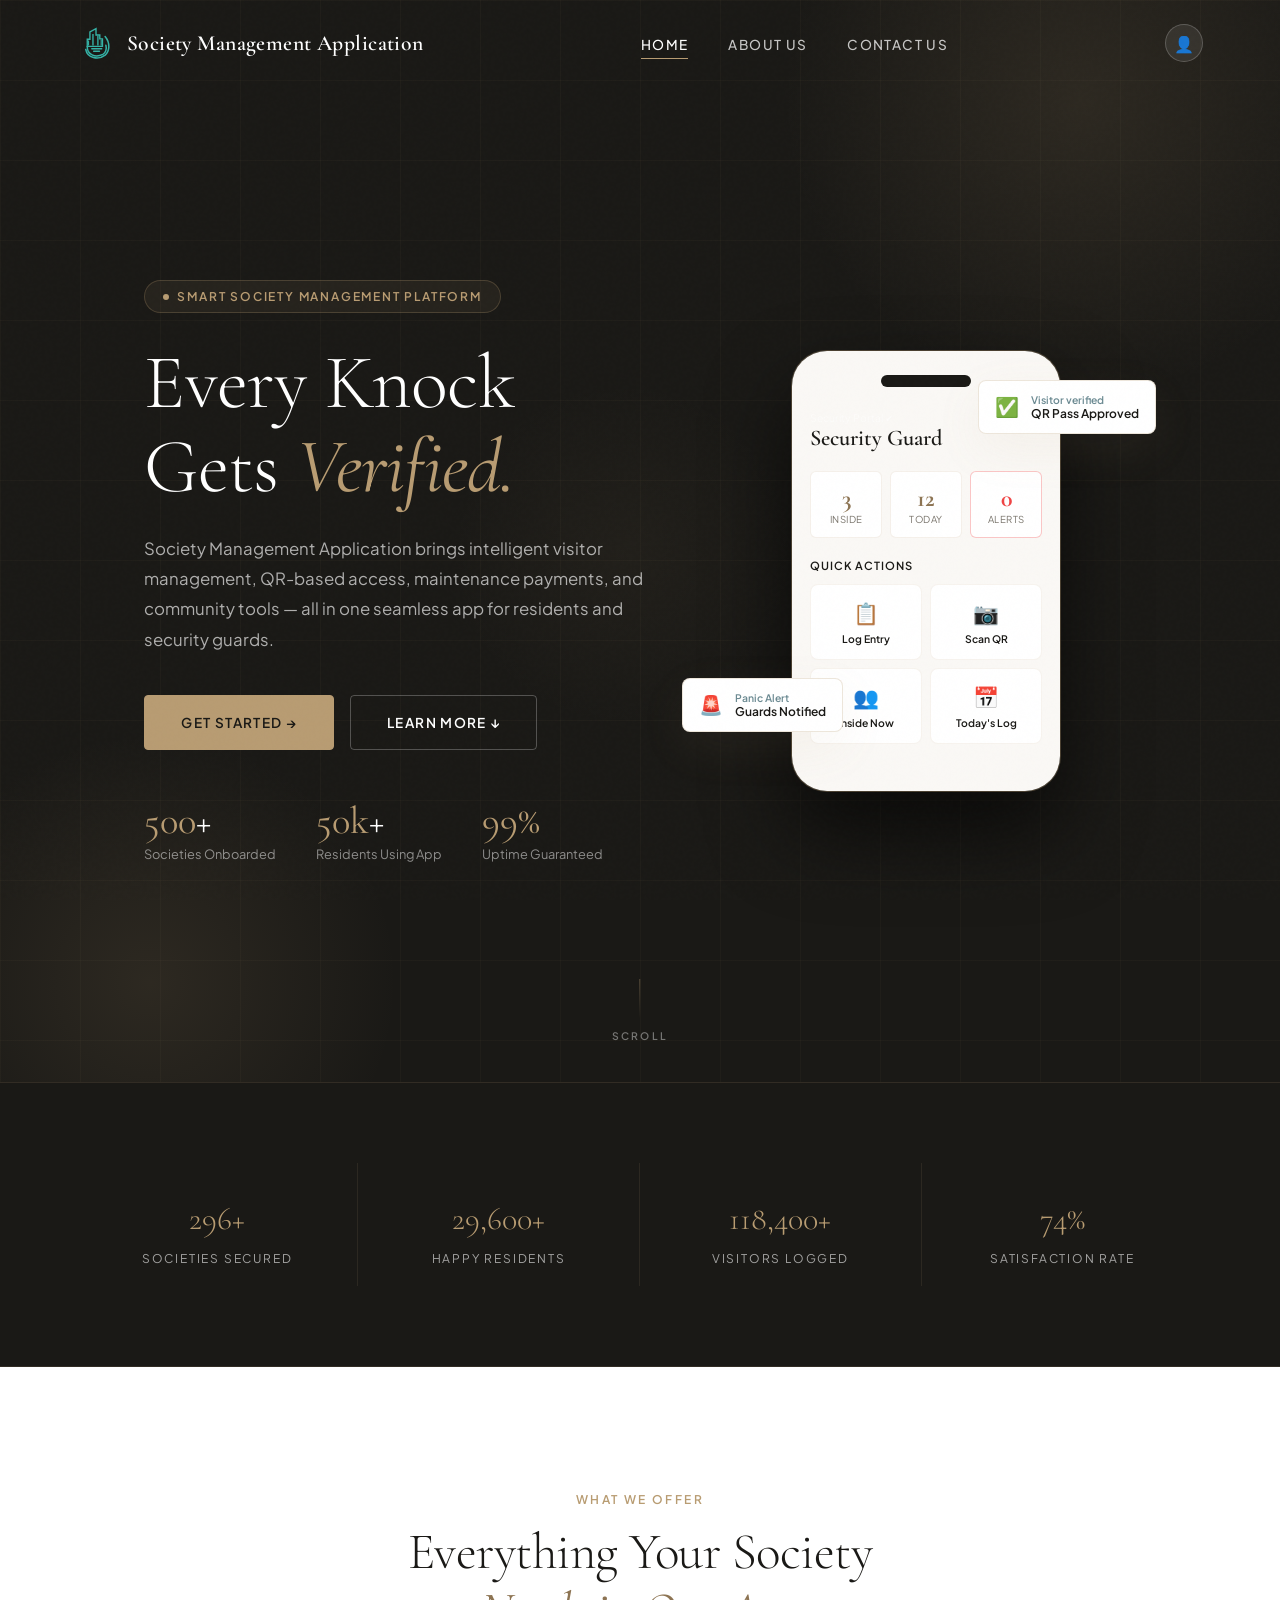
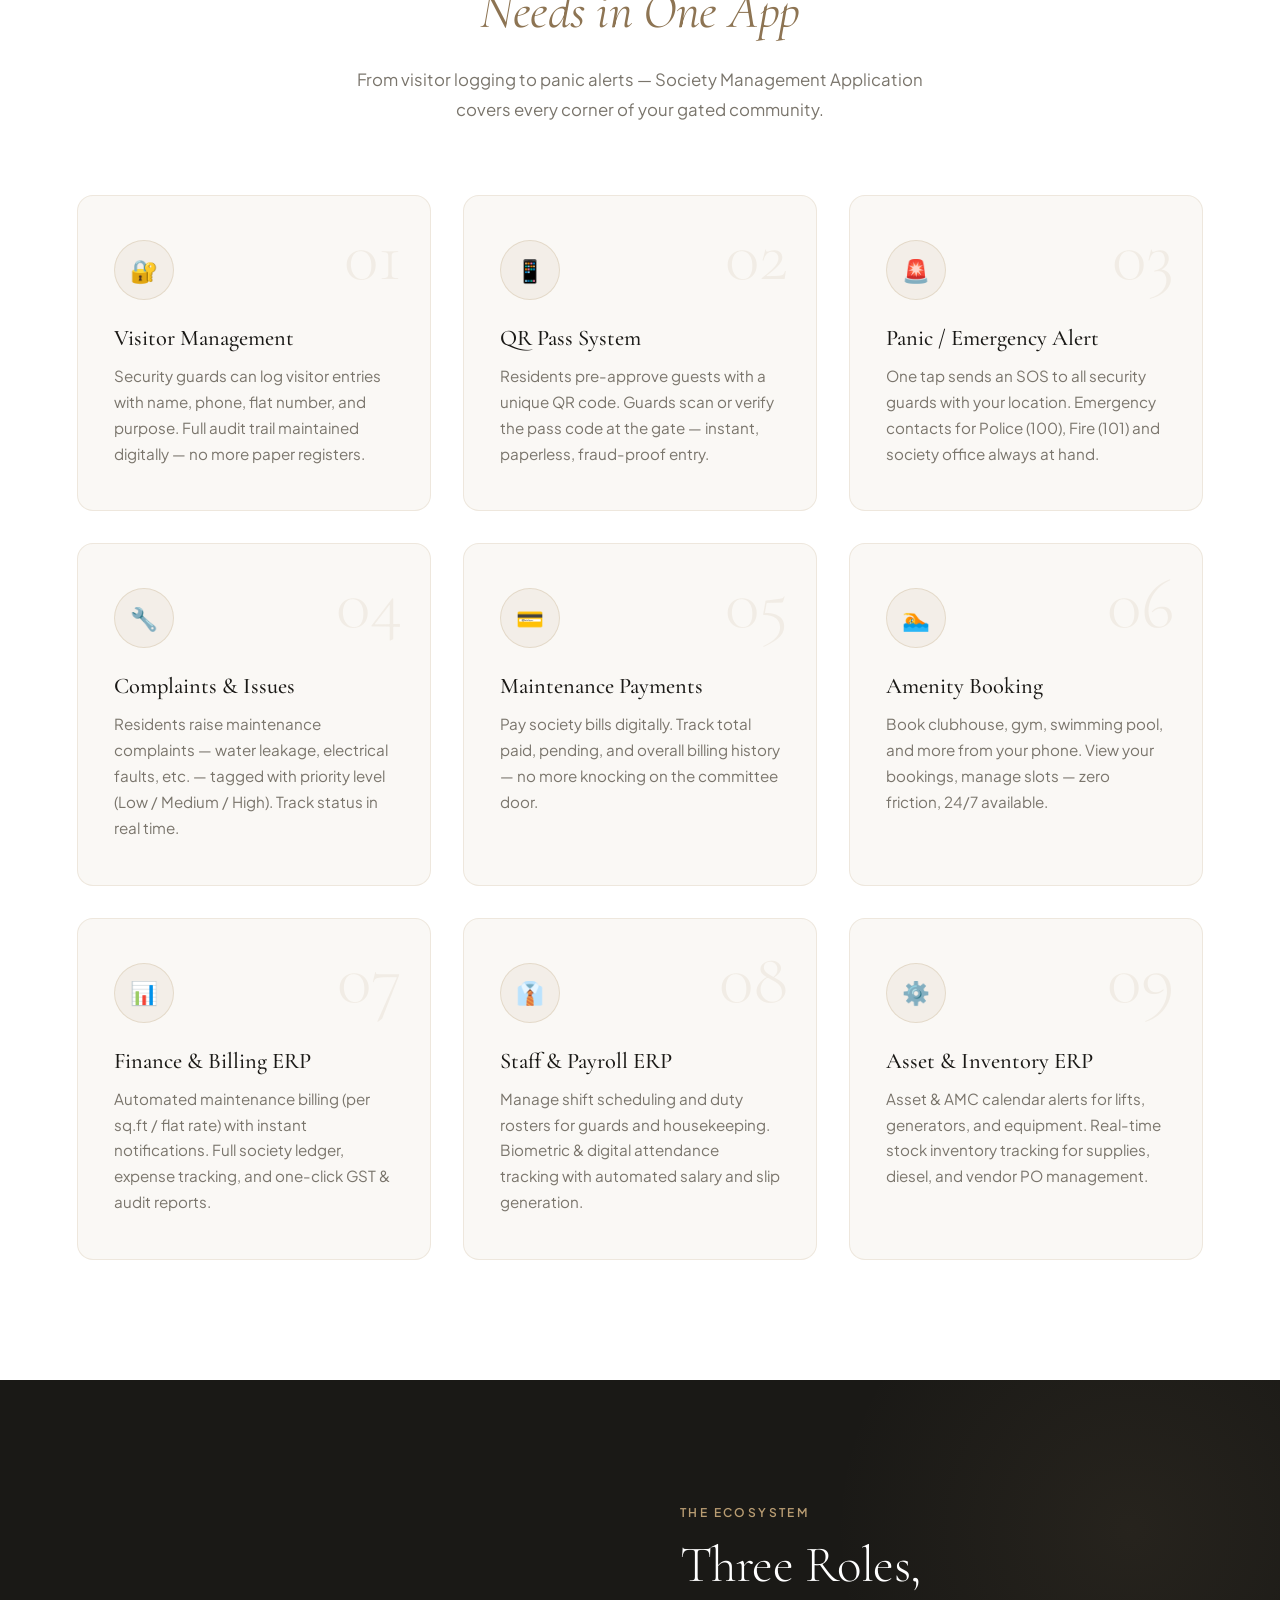
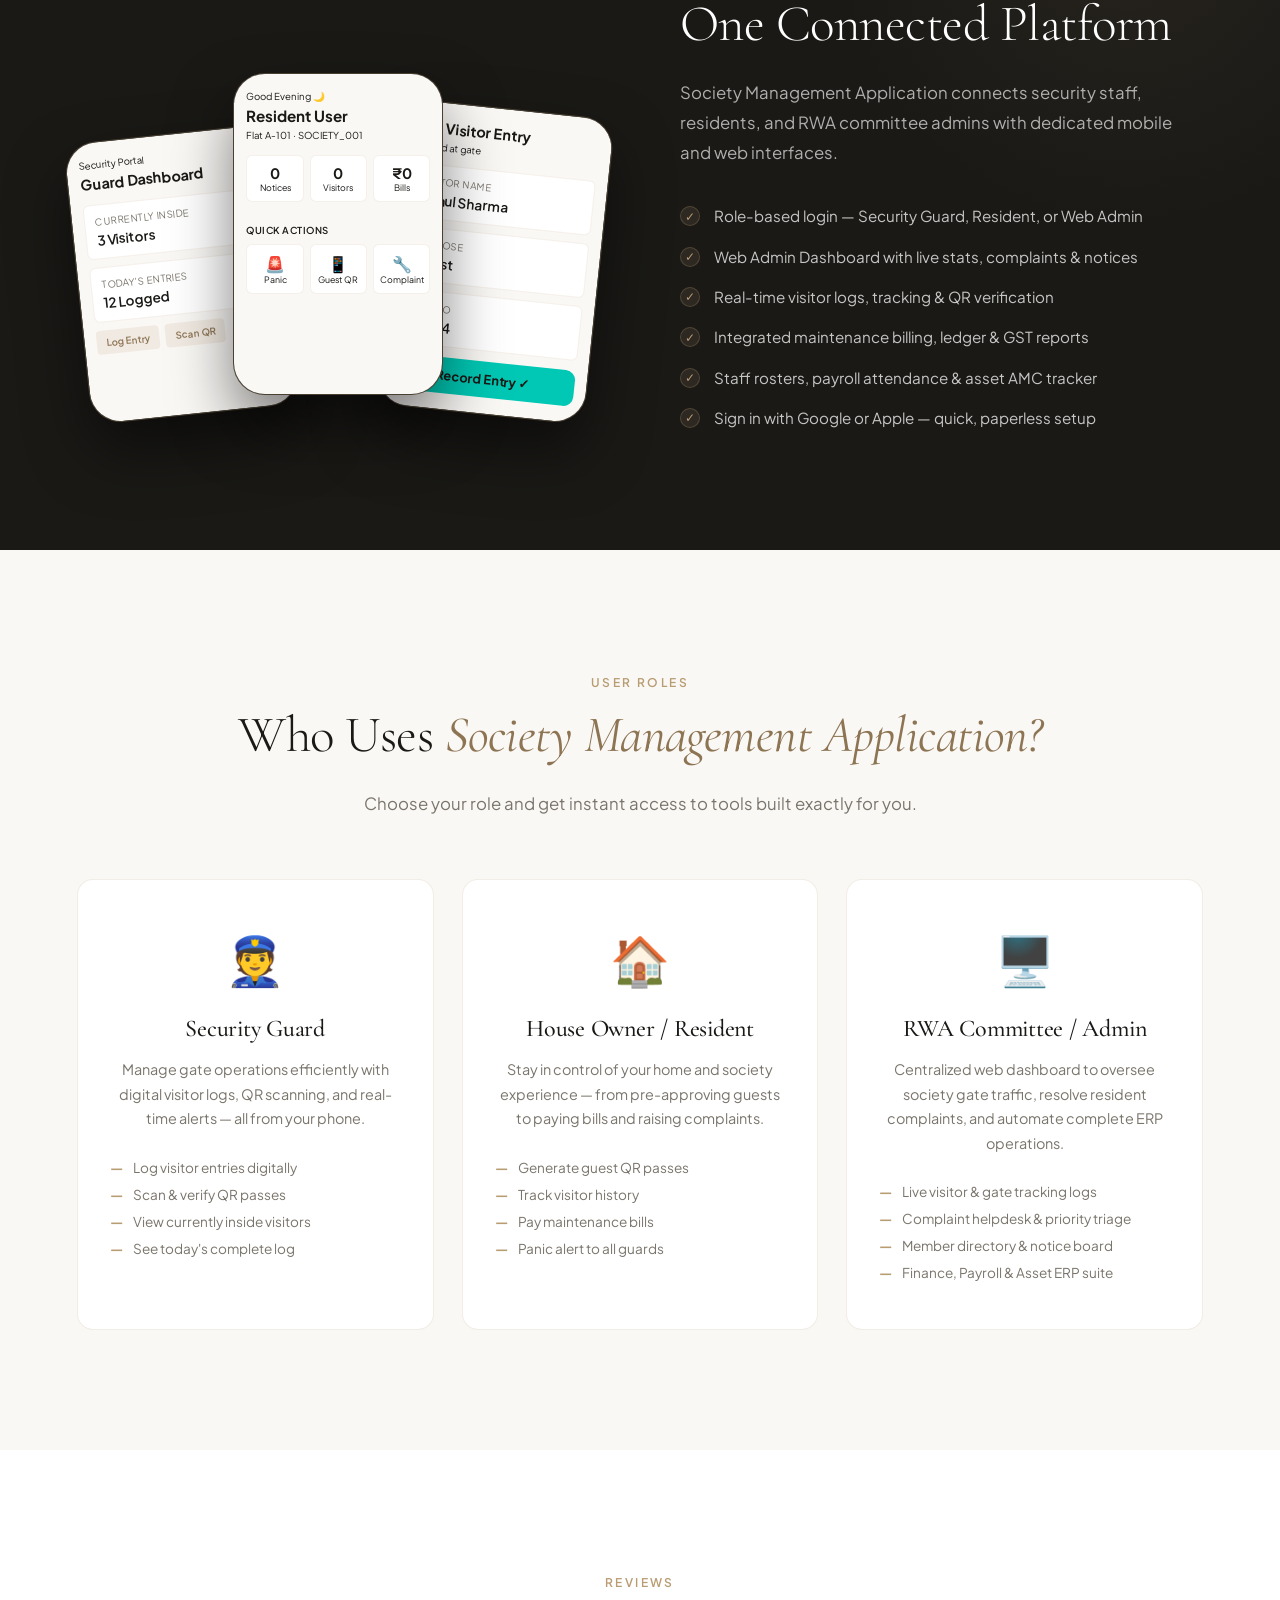
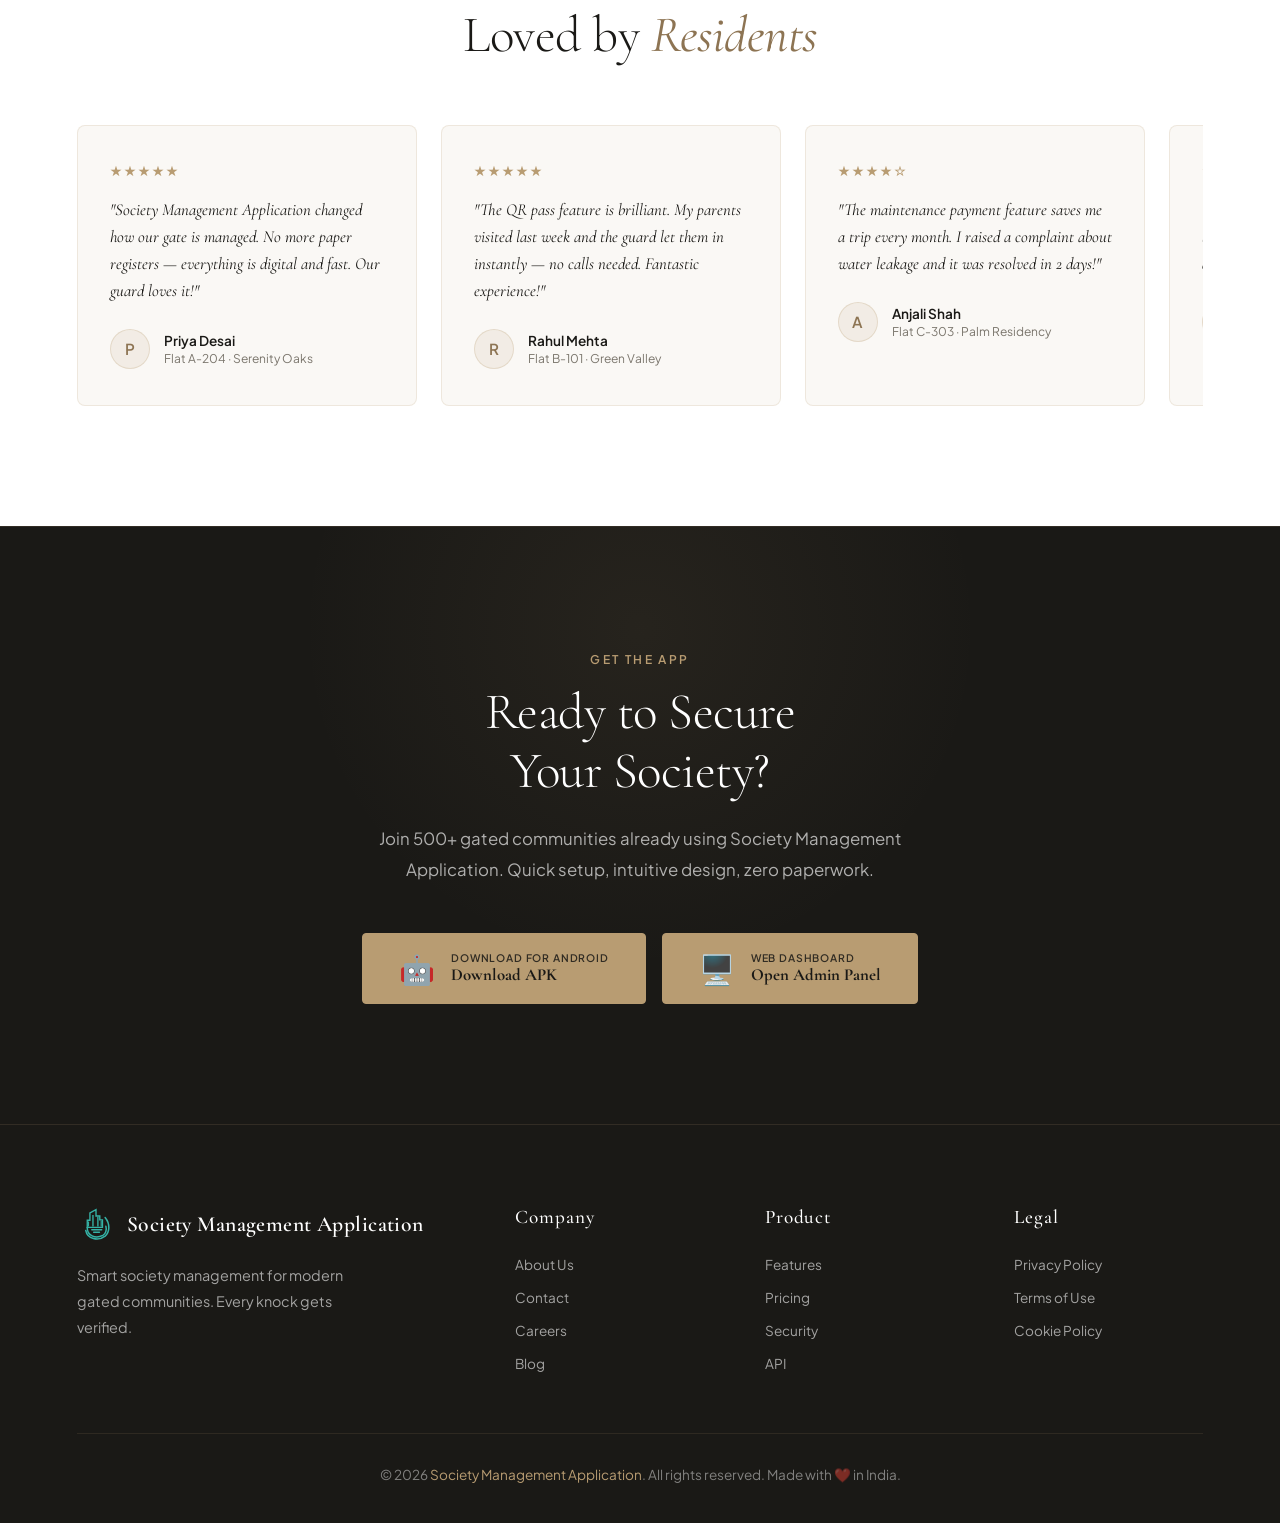
<file: index.html>
<!DOCTYPE html>
<html lang="en">

<head>
    <meta charset="UTF-8" />
    <meta name="viewport" content="width=device-width, initial-scale=1.0" />
    <title>Society Management Application — Every Knock Gets Verified</title>
    <meta name="description"
        content="Society Management Application is a smart society management platform for residents and security guards. Visitor management, QR passes, complaints, maintenance & more." />
    <link rel="stylesheet" href="css/style.css" />
    <link rel="icon" href="images/logo.svg" type="image/svg+xml" />
</head>

<body>

    <!-- Page Transition -->
    <div class="page-transition"></div>

    <!-- Mobile Menu -->
    <nav class="mobile-menu">
        <a href="index.html">Home</a>
        <a href="about.html">About Us</a>
        <a href="contact.html">Contact Us</a>
    </nav>

    <!-- NAVBAR -->
    <header class="navbar">
        <a href="index.html" class="nav-logo">
            <img src="images/logo.svg" alt="Society Management Application Logo" class="nav-logo-img" />
            Society Management Application
        </a>
        <ul class="nav-links">
            <li><a href="index.html" class="active">Home</a></li>
            <li><a href="about.html">About Us</a></li>
            <li><a href="contact.html">Contact Us</a></li>
        </ul>
        <div class="nav-profile" title="Profile">👤</div>
        <div class="hamburger">
            <span></span><span></span><span></span>
        </div>
    </header>

    <!-- HERO -->
    <section class="hero">
        <div class="hero-bg-shapes">
            <div class="shape shape-1"></div>
            <div class="shape shape-2"></div>
            <div class="shape shape-3"></div>
        </div>
        <div class="hero-content">
            <div class="hero-text">
                <div class="hero-badge">
                    <span class="badge-dot"></span>
                    Smart Society Management Platform
                </div>
                <h1 class="hero-title">
                    Every Knock<br />Gets <span>Verified.</span>
                </h1>
                <p class="hero-desc">
                    Society Management Application brings intelligent visitor management, QR-based access, maintenance payments, and
                    community tools — all in one seamless app for residents and security guards.
                </p>
                <div class="hero-cta">
                    <a href="contact.html" class="btn-primary">Get Started →</a>
                    <a href="about.html" class="btn-secondary">Learn More ↓</a>
                </div>
                <div class="hero-stats">
                    <div class="stat-item">
                        <div class="stat-num"><span>500</span>+</div>
                        <div class="stat-label">Societies Onboarded</div>
                    </div>
                    <div class="stat-item">
                        <div class="stat-num"><span>50k</span>+</div>
                        <div class="stat-label">Residents Using App</div>
                    </div>
                    <div class="stat-item">
                        <div class="stat-num"><span>99%</span></div>
                        <div class="stat-label">Uptime Guaranteed</div>
                    </div>
                </div>
            </div>

            <!-- Phone Mockup -->
            <div class="hero-visual">
                <div class="phone-mockup">
                    <div class="phone-screen">
                        <div class="phone-notch"></div>
                        <div style="color:rgba(255,255,255,0.5);font-size:0.65rem;">Security Portal ✔</div>
                        <div class="phone-title">Security Guard</div>
                        <div class="phone-stat-row">
                            <div class="phone-stat">
                                <div class="num">3</div>
                                <div class="lbl">Inside</div>
                            </div>
                            <div class="phone-stat">
                                <div class="num">12</div>
                                <div class="lbl">Today</div>
                            </div>
                            <div class="phone-stat" style="border:1px solid rgba(239,68,68,0.3)">
                                <div class="num" style="color:#ef4444">0</div>
                                <div class="lbl">Alerts</div>
                            </div>
                        </div>
                        <div class="phone-action-title">Quick Actions</div>
                        <div class="phone-actions">
                            <div class="phone-action">
                                <div class="icon">📋</div>
                                <div class="lbl">Log Entry</div>
                            </div>
                            <div class="phone-action">
                                <div class="icon">📷</div>
                                <div class="lbl">Scan QR</div>
                            </div>
                            <div class="phone-action">
                                <div class="icon">👥</div>
                                <div class="lbl">Inside Now</div>
                            </div>
                            <div class="phone-action">
                                <div class="icon">📅</div>
                                <div class="lbl">Today's Log</div>
                            </div>
                        </div>
                    </div>
                </div>
                <div class="float-badge float-badge-1">
                    <div class="badge-icon">✅</div>
                    <div>
                        <div style="font-size:0.65rem;color:#6b8a92;">Visitor verified</div>
                        <div>QR Pass Approved</div>
                    </div>
                </div>
                <div class="float-badge float-badge-2">
                    <div class="badge-icon">🚨</div>
                    <div>
                        <div style="font-size:0.65rem;color:#6b8a92;">Panic Alert</div>
                        <div>Guards Notified</div>
                    </div>
                </div>
            </div>
        </div>
        <div class="scroll-indicator">
            <div class="scroll-line"></div>
            SCROLL
        </div>
    </section>

    <!-- STATS -->
    <section class="stats-section">
        <div class="stats-grid">
            <div class="stat-box reveal">
                <div class="big-num"><span class="counter" data-target="500" data-suffix="+">0+</span></div>
                <p>Societies Secured</p>
            </div>
            <div class="stat-box reveal reveal-delay-1">
                <div class="big-num"><span class="counter" data-target="50000" data-suffix="+">0+</span></div>
                <p>Happy Residents</p>
            </div>
            <div class="stat-box reveal reveal-delay-2">
                <div class="big-num"><span class="counter" data-target="200000" data-suffix="+">0+</span></div>
                <p>Visitors Logged</p>
            </div>
            <div class="stat-box reveal reveal-delay-3">
                <div class="big-num"><span class="counter" data-target="99" data-suffix="%">0%</span></div>
                <p>Satisfaction Rate</p>
            </div>
        </div>
    </section>

    <!-- FEATURES -->
    <section class="features" id="features">
        <div class="section-container">
            <div class="features-header">
                <div class="section-label reveal">What We Offer</div>
                <h2 class="section-title reveal">Everything Your Society<br /><span>Needs in One App</span></h2>
                <p class="section-desc reveal">From visitor logging to panic alerts — Society Management Application covers every corner
                    of your gated community.</p>
            </div>
            <div class="features-grid">

                <div class="feature-card reveal">
                    <div class="feature-number">01</div>
                    <div class="feature-icon">🔐</div>
                    <h3>Visitor Management</h3>
                    <p>Security guards can log visitor entries with name, phone, flat number, and purpose. Full audit
                        trail maintained digitally — no more paper registers.</p>
                </div>

                <div class="feature-card reveal reveal-delay-1">
                    <div class="feature-number">02</div>
                    <div class="feature-icon">📱</div>
                    <h3>QR Pass System</h3>
                    <p>Residents pre-approve guests with a unique QR code. Guards scan or verify the pass code at the
                        gate — instant, paperless, fraud-proof entry.</p>
                </div>

                <div class="feature-card reveal reveal-delay-2">
                    <div class="feature-number">03</div>
                    <div class="feature-icon">🚨</div>
                    <h3>Panic / Emergency Alert</h3>
                    <p>One tap sends an SOS to all security guards with your location. Emergency contacts for Police
                        (100), Fire (101) and society office always at hand.</p>
                </div>

                <div class="feature-card reveal reveal-delay-1">
                    <div class="feature-number">04</div>
                    <div class="feature-icon">🔧</div>
                    <h3>Complaints & Issues</h3>
                    <p>Residents raise maintenance complaints — water leakage, electrical faults, etc. — tagged with
                        priority level (Low / Medium / High). Track status in real time.</p>
                </div>

                <div class="feature-card reveal reveal-delay-2">
                    <div class="feature-number">05</div>
                    <div class="feature-icon">💳</div>
                    <h3>Maintenance Payments</h3>
                    <p>Pay society bills digitally. Track total paid, pending, and overall billing history — no more
                        knocking on the committee door.</p>
                </div>

                <div class="feature-card reveal reveal-delay-3">
                    <div class="feature-number">06</div>
                    <div class="feature-icon">🏊</div>
                    <h3>Amenity Booking</h3>
                    <p>Book clubhouse, gym, swimming pool, and more from your phone. View your bookings, manage slots —
                        zero friction, 24/7 available.</p>
                </div>

                <div class="feature-card reveal">
                    <div class="feature-number">07</div>
                    <div class="feature-icon">📊</div>
                    <h3>Finance & Billing ERP</h3>
                    <p>Automated maintenance billing (per sq.ft / flat rate) with instant notifications. Full society ledger, expense tracking, and one-click GST & audit reports.</p>
                </div>

                <div class="feature-card reveal reveal-delay-1">
                    <div class="feature-number">08</div>
                    <div class="feature-icon">👔</div>
                    <h3>Staff & Payroll ERP</h3>
                    <p>Manage shift scheduling and duty rosters for guards and housekeeping. Biometric & digital attendance tracking with automated salary and slip generation.</p>
                </div>

                <div class="feature-card reveal reveal-delay-2">
                    <div class="feature-number">09</div>
                    <div class="feature-icon">⚙️</div>
                    <h3>Asset & Inventory ERP</h3>
                    <p>Asset & AMC calendar alerts for lifts, generators, and equipment. Real-time stock inventory tracking for supplies, diesel, and vendor PO management.</p>
                </div>

            </div>
        </div>
    </section>

    <!-- APP SHOWCASE -->
    <section class="app-showcase" id="app">
        <div class="section-container">
            <div class="showcase-grid">
                <div class="showcase-phones">
                    <!-- Phone 1: Security Guard -->
                    <div class="showcase-phone showcase-phone-1">
                        <div class="showcase-phone-screen"
                            style="background:#0d3d4a; padding:16px 12px; min-height:280px;">
                            <div style="color:rgba(255,255,255,0.4);font-size:0.6rem;margin-bottom:4px;">Security Portal
                            </div>
                            <div style="color:white;font-weight:700;font-size:0.9rem;margin-bottom:12px;">Guard
                                Dashboard</div>
                            <div class="sp-block">
                                <div class="sp-text-sm">Currently Inside</div>
                                <div class="sp-text-lg">3 Visitors</div>
                            </div>
                            <div class="sp-block">
                                <div class="sp-text-sm">Today's Entries</div>
                                <div class="sp-text-lg">12 Logged</div>
                            </div>
                            <div class="sp-row" style="margin-top:8px;gap:6px;">
                                <div class="sp-chip">Log Entry</div>
                                <div class="sp-chip">Scan QR</div>
                            </div>
                        </div>
                    </div>
                    <!-- Phone 2: Resident Home -->
                    <div class="showcase-phone showcase-phone-2">
                        <div class="showcase-phone-screen"
                            style="background:#0a1f26; padding:16px 12px; min-height:320px;">
                            <div style="color:rgba(255,255,255,0.4);font-size:0.6rem;margin-bottom:4px;">Good Evening 🌙
                            </div>
                            <div style="color:white;font-weight:700;font-size:0.95rem;margin-bottom:4px;">Resident User
                            </div>
                            <div style="color:rgba(255,255,255,0.4);font-size:0.6rem;margin-bottom:14px;">Flat A-101 ·
                                SOCIETY_001</div>
                            <div style="display:grid;grid-template-columns:1fr 1fr 1fr;gap:6px;margin-bottom:14px;">
                                <div class="sp-block" style="text-align:center;padding:8px 4px;">
                                    <div style="font-size:0.9rem;color:white;font-weight:700;">0</div>
                                    <div style="font-size:0.55rem;color:rgba(255,255,255,0.4);">Notices</div>
                                </div>
                                <div class="sp-block" style="text-align:center;padding:8px 4px;">
                                    <div style="font-size:0.9rem;color:white;font-weight:700;">0</div>
                                    <div style="font-size:0.55rem;color:rgba(255,255,255,0.4);">Visitors</div>
                                </div>
                                <div class="sp-block" style="text-align:center;padding:8px 4px;">
                                    <div style="font-size:0.9rem;color:white;font-weight:700;">₹0</div>
                                    <div style="font-size:0.55rem;color:rgba(255,255,255,0.4);">Bills</div>
                                </div>
                            </div>
                            <div
                                style="color:rgba(255,255,255,0.4);font-size:0.6rem;font-weight:600;text-transform:uppercase;letter-spacing:0.05em;margin-bottom:8px;">
                                Quick Actions</div>
                            <div style="display:grid;grid-template-columns:1fr 1fr 1fr;gap:6px;">
                                <div class="sp-block" style="text-align:center;padding:8px 4px;">
                                    <div>🚨</div>
                                    <div style="font-size:0.55rem;color:rgba(255,255,255,0.6);">Panic</div>
                                </div>
                                <div class="sp-block" style="text-align:center;padding:8px 4px;">
                                    <div>📱</div>
                                    <div style="font-size:0.55rem;color:rgba(255,255,255,0.6);">Guest QR</div>
                                </div>
                                <div class="sp-block" style="text-align:center;padding:8px 4px;">
                                    <div>🔧</div>
                                    <div style="font-size:0.55rem;color:rgba(255,255,255,0.6);">Complaint</div>
                                </div>
                            </div>
                        </div>
                    </div>
                    <!-- Phone 3: Visitor Log -->
                    <div class="showcase-phone showcase-phone-3">
                        <div class="showcase-phone-screen"
                            style="background:#0d3d4a; padding:16px 12px; min-height:280px;">
                            <div style="color:white;font-weight:700;font-size:0.9rem;margin-bottom:4px;">Log Visitor
                                Entry</div>
                            <div style="color:rgba(255,255,255,0.4);font-size:0.6rem;margin-bottom:12px;">Record at gate
                            </div>
                            <div class="sp-block">
                                <div class="sp-text-sm">Visitor Name</div>
                                <div class="sp-text-lg">Rahul Sharma</div>
                            </div>
                            <div class="sp-block">
                                <div class="sp-text-sm">Purpose</div>
                                <div class="sp-text-lg">Guest</div>
                            </div>
                            <div class="sp-block">
                                <div class="sp-text-sm">Flat No</div>
                                <div class="sp-text-lg">B-204</div>
                            </div>
                            <div
                                style="background:#00c8b4;color:#0d3d4a;text-align:center;padding:10px;border-radius:10px;font-weight:700;font-size:0.8rem;margin-top:10px;">
                                Record Entry ✓</div>
                        </div>
                    </div>
                </div>
                <div class="showcase-text">
                    <div class="section-label reveal">The Ecosystem</div>
                    <h2 class="section-title reveal">Three Roles,<br />One Connected Platform</h2>
                    <p class="section-desc reveal">Society Management Application connects security staff, residents, and RWA committee admins with dedicated mobile and web interfaces.</p>
                    <ul class="feature-list reveal">
                        <li><span class="check">✓</span> Role-based login — Security Guard, Resident, or Web Admin</li>
                        <li><span class="check">✓</span> Web Admin Dashboard with live stats, complaints & notices</li>
                        <li><span class="check">✓</span> Real-time visitor logs, tracking & QR verification</li>
                        <li><span class="check">✓</span> Integrated maintenance billing, ledger & GST reports</li>
                        <li><span class="check">✓</span> Staff rosters, payroll attendance & asset AMC tracker</li>
                        <li><span class="check">✓</span> Sign in with Google or Apple — quick, paperless setup</li>
                    </ul>
                </div>
            </div>
        </div>
    </section>

    <!-- ROLES -->
    <section class="roles" id="roles">
        <div class="section-container">
            <div class="roles-header">
                <div class="section-label reveal">User Roles</div>
                <h2 class="section-title reveal">Who Uses <span>Society Management Application?</span></h2>
                <p class="section-desc reveal" style="margin:0 auto;">Choose your role and get instant access to tools
                    built exactly for you.</p>
            </div>
            <div class="roles-grid">
                <div class="role-card reveal">
                    <span class="role-emoji">👮</span>
                    <h3>Security Guard</h3>
                    <p>Manage gate operations efficiently with digital visitor logs, QR scanning, and real-time alerts —
                        all from your phone.</p>
                    <div class="role-features">
                        <div class="role-feature">Log visitor entries digitally</div>
                        <div class="role-feature">Scan & verify QR passes</div>
                        <div class="role-feature">View currently inside visitors</div>
                        <div class="role-feature">See today's complete log</div>
                    </div>
                </div>
                <div class="role-card reveal reveal-delay-1">
                    <span class="role-emoji">🏠</span>
                    <h3>House Owner / Resident</h3>
                    <p>Stay in control of your home and society experience — from pre-approving guests to paying bills
                        and raising complaints.</p>
                    <div class="role-features">
                        <div class="role-feature">Generate guest QR passes</div>
                        <div class="role-feature">Track visitor history</div>
                        <div class="role-feature">Pay maintenance bills</div>
                        <div class="role-feature">Panic alert to all guards</div>
                    </div>
                </div>
                <div class="role-card reveal reveal-delay-2">
                    <span class="role-emoji">🖥️</span>
                    <h3>RWA Committee / Admin</h3>
                    <p>Centralized web dashboard to oversee society gate traffic, resolve resident complaints, and automate complete ERP operations.</p>
                    <div class="role-features">
                        <div class="role-feature">Live visitor & gate tracking logs</div>
                        <div class="role-feature">Complaint helpdesk & priority triage</div>
                        <div class="role-feature">Member directory & notice board</div>
                        <div class="role-feature">Finance, Payroll & Asset ERP suite</div>
                    </div>
                </div>
            </div>
        </div>
    </section>

    <!-- TESTIMONIALS -->
    <section class="testimonials">
        <div class="section-container">
            <div class="testimonials-header">
                <div class="section-label reveal">Reviews</div>
                <h2 class="section-title reveal">Loved by <span>Residents</span></h2>
            </div>
        </div>
        <div class="testimonials-track-wrap">
            <div class="testimonials-track">
                <!-- First set -->
                <div class="testimonial-card">
                    <div class="stars">★★★★★</div>
                    <p class="testimonial-text">"Society Management Application changed how our gate is managed. No more paper registers
                        — everything is digital and fast. Our guard loves it!"</p>
                    <div class="testimonial-author">
                        <div class="author-avatar">P</div>
                        <div>
                            <div class="author-name">Priya Desai</div>
                            <div class="author-info">Flat A-204 · Serenity Oaks</div>
                        </div>
                    </div>
                </div>
                <div class="testimonial-card">
                    <div class="stars">★★★★★</div>
                    <p class="testimonial-text">"The QR pass feature is brilliant. My parents visited last week and the
                        guard let them in instantly — no calls needed. Fantastic experience!"</p>
                    <div class="testimonial-author">
                        <div class="author-avatar">R</div>
                        <div>
                            <div class="author-name">Rahul Mehta</div>
                            <div class="author-info">Flat B-101 · Green Valley</div>
                        </div>
                    </div>
                </div>
                <div class="testimonial-card">
                    <div class="stars">★★★★☆</div>
                    <p class="testimonial-text">"The maintenance payment feature saves me a trip every month. I raised a
                        complaint about water leakage and it was resolved in 2 days!"</p>
                    <div class="testimonial-author">
                        <div class="author-avatar">A</div>
                        <div>
                            <div class="author-name">Anjali Shah</div>
                            <div class="author-info">Flat C-303 · Palm Residency</div>
                        </div>
                    </div>
                </div>
                <div class="testimonial-card">
                    <div class="stars">★★★★★</div>
                    <p class="testimonial-text">"As a security guard, my job is so much easier. Scanning QR codes is
                        instant. The home dashboard shows me who's inside at a glance."</p>
                    <div class="testimonial-author">
                        <div class="author-avatar">S</div>
                        <div>
                            <div class="author-name">Suresh Patil</div>
                            <div class="author-info">Security Guard · Pearl Heights</div>
                        </div>
                    </div>
                </div>
                <div class="testimonial-card">
                    <div class="stars">★★★★★</div>
                    <p class="testimonial-text">"Amenity booking for the gym is seamless. No more WhatsApp chaos for
                        slots. The app handles everything automatically — love it!"</p>
                    <div class="testimonial-author">
                        <div class="author-avatar">V</div>
                        <div>
                            <div class="author-name">Vikram Nair</div>
                            <div class="author-info">Flat D-502 · Lotus Garden</div>
                        </div>
                    </div>
                </div>
                <!-- Duplicate for infinite scroll -->
                <div class="testimonial-card">
                    <div class="stars">★★★★★</div>
                    <p class="testimonial-text">"Society Management Application changed how our gate is managed. No more paper registers
                        — everything is digital and fast. Our guard loves it!"</p>
                    <div class="testimonial-author">
                        <div class="author-avatar">P</div>
                        <div>
                            <div class="author-name">Priya Desai</div>
                            <div class="author-info">Flat A-204 · Serenity Oaks</div>
                        </div>
                    </div>
                </div>
                <div class="testimonial-card">
                    <div class="stars">★★★★★</div>
                    <p class="testimonial-text">"The QR pass feature is brilliant. My parents visited last week and the
                        guard let them in instantly — no calls needed. Fantastic experience!"</p>
                    <div class="testimonial-author">
                        <div class="author-avatar">R</div>
                        <div>
                            <div class="author-name">Rahul Mehta</div>
                            <div class="author-info">Flat B-101 · Green Valley</div>
                        </div>
                    </div>
                </div>
                <div class="testimonial-card">
                    <div class="stars">★★★★☆</div>
                    <p class="testimonial-text">"The maintenance payment feature saves me a trip every month. I raised a
                        complaint about water leakage and it was resolved in 2 days!"</p>
                    <div class="testimonial-author">
                        <div class="author-avatar">A</div>
                        <div>
                            <div class="author-name">Anjali Shah</div>
                            <div class="author-info">Flat C-303 · Palm Residency</div>
                        </div>
                    </div>
                </div>
                <div class="testimonial-card">
                    <div class="stars">★★★★★</div>
                    <p class="testimonial-text">"As a security guard, my job is so much easier. Scanning QR codes is
                        instant. The home dashboard shows me who's inside at a glance."</p>
                    <div class="testimonial-author">
                        <div class="author-avatar">S</div>
                        <div>
                            <div class="author-name">Suresh Patil</div>
                            <div class="author-info">Security Guard · Pearl Heights</div>
                        </div>
                    </div>
                </div>
                <div class="testimonial-card">
                    <div class="stars">★★★★★</div>
                    <p class="testimonial-text">"Amenity booking for the gym is seamless. No more WhatsApp chaos for
                        slots. The app handles everything automatically — love it!"</p>
                    <div class="testimonial-author">
                        <div class="author-avatar">V</div>
                        <div>
                            <div class="author-name">Vikram Nair</div>
                            <div class="author-info">Flat D-502 · Lotus Garden</div>
                        </div>
                    </div>
                </div>
            </div>
        </div>
    </section>

    <!-- CTA -->
    <section class="cta-section">
        <div class="section-container">
            <div class="section-label reveal" style="color:var(--accent);">Get The App</div>
            <h2 class="section-title reveal">Ready to Secure<br />Your Society?</h2>
            <p class="section-desc reveal">Join 500+ gated communities already using Society Management Application. Quick setup,
                intuitive design, zero paperwork.</p>
            <div class="cta-buttons reveal">
                <!-- Google Drive Direct Download Link: Replace 'YOUR_GOOGLE_DRIVE_FILE_ID' with your actual Google Drive file ID, or replace the entire link with your shared link -->
                <a href="https://drive.google.com/uc?export=download&id=YOUR_GOOGLE_DRIVE_FILE_ID"
                    class="apk-download-btn" target="_blank" rel="noopener noreferrer">
                    <span class="btn-icon">🤖</span>
                    <span class="btn-text">
                        <span class="btn-text-sm">Download for Android</span>
                        <span class="btn-text-lg">Download APK</span>
                    </span>
                </a>
                <!-- Society Web Admin Panel Portal Link -->
                <a href="https://society-admin-frontend.onrender.com/"
                    class="apk-download-btn admin-portal-btn" target="_blank" rel="noopener noreferrer">
                    <span class="btn-icon">🖥️</span>
                    <span class="btn-text">
                        <span class="btn-text-sm">Web Dashboard</span>
                        <span class="btn-text-lg">Open Admin Panel</span>
                    </span>
                </a>
            </div>
        </div>
    </section>

    <!-- FOOTER -->
    <footer>
        <div class="footer-grid">
            <div class="footer-brand">
                <a href="index.html" class="nav-logo">
                    <img src="images/logo.svg" alt="Society Management Application Logo" class="nav-logo-img" />
                    Society Management Application
                </a>
                <p>Smart society management for modern gated communities. Every knock gets verified.</p>
            </div>
            <div class="footer-col">
                <h4>Company</h4>
                <ul>
                    <li><a href="about.html">About Us</a></li>
                    <li><a href="contact.html">Contact</a></li>
                    <li><a href="#">Careers</a></li>
                    <li><a href="#">Blog</a></li>
                </ul>
            </div>
            <div class="footer-col">
                <h4>Product</h4>
                <ul>
                    <li><a href="#">Features</a></li>
                    <li><a href="#">Pricing</a></li>
                    <li><a href="#">Security</a></li>
                    <li><a href="#">API</a></li>
                </ul>
            </div>
            <div class="footer-col">
                <h4>Legal</h4>
                <ul>
                    <li><a href="#">Privacy Policy</a></li>
                    <li><a href="#">Terms of Use</a></li>
                    <li><a href="#">Cookie Policy</a></li>
                </ul>
            </div>
        </div>
        <div class="footer-bottom">
            <p>© 2026 <span>Society Management Application</span>. All rights reserved. Made with ❤️ in India.</p>
        </div>
    </footer>

    <script src="js/main.js"></script>
</body>


</html>
</file>
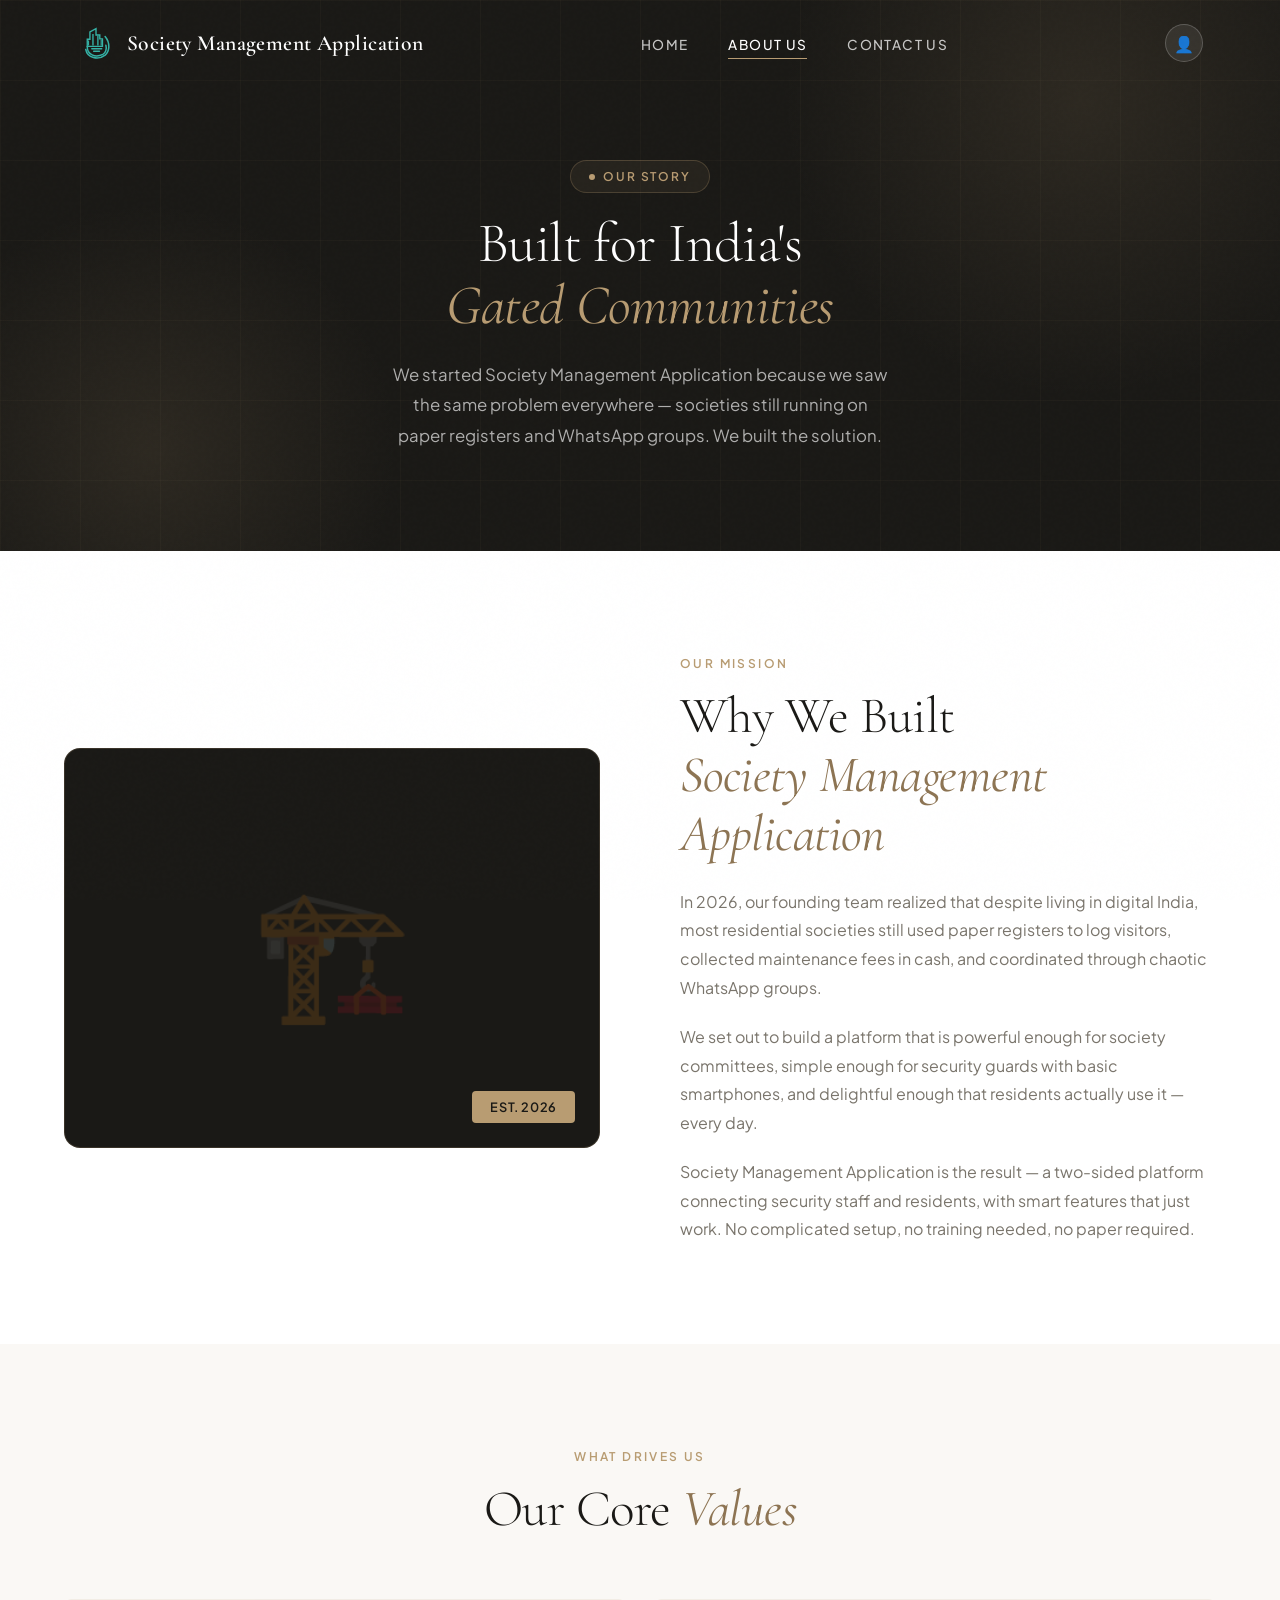
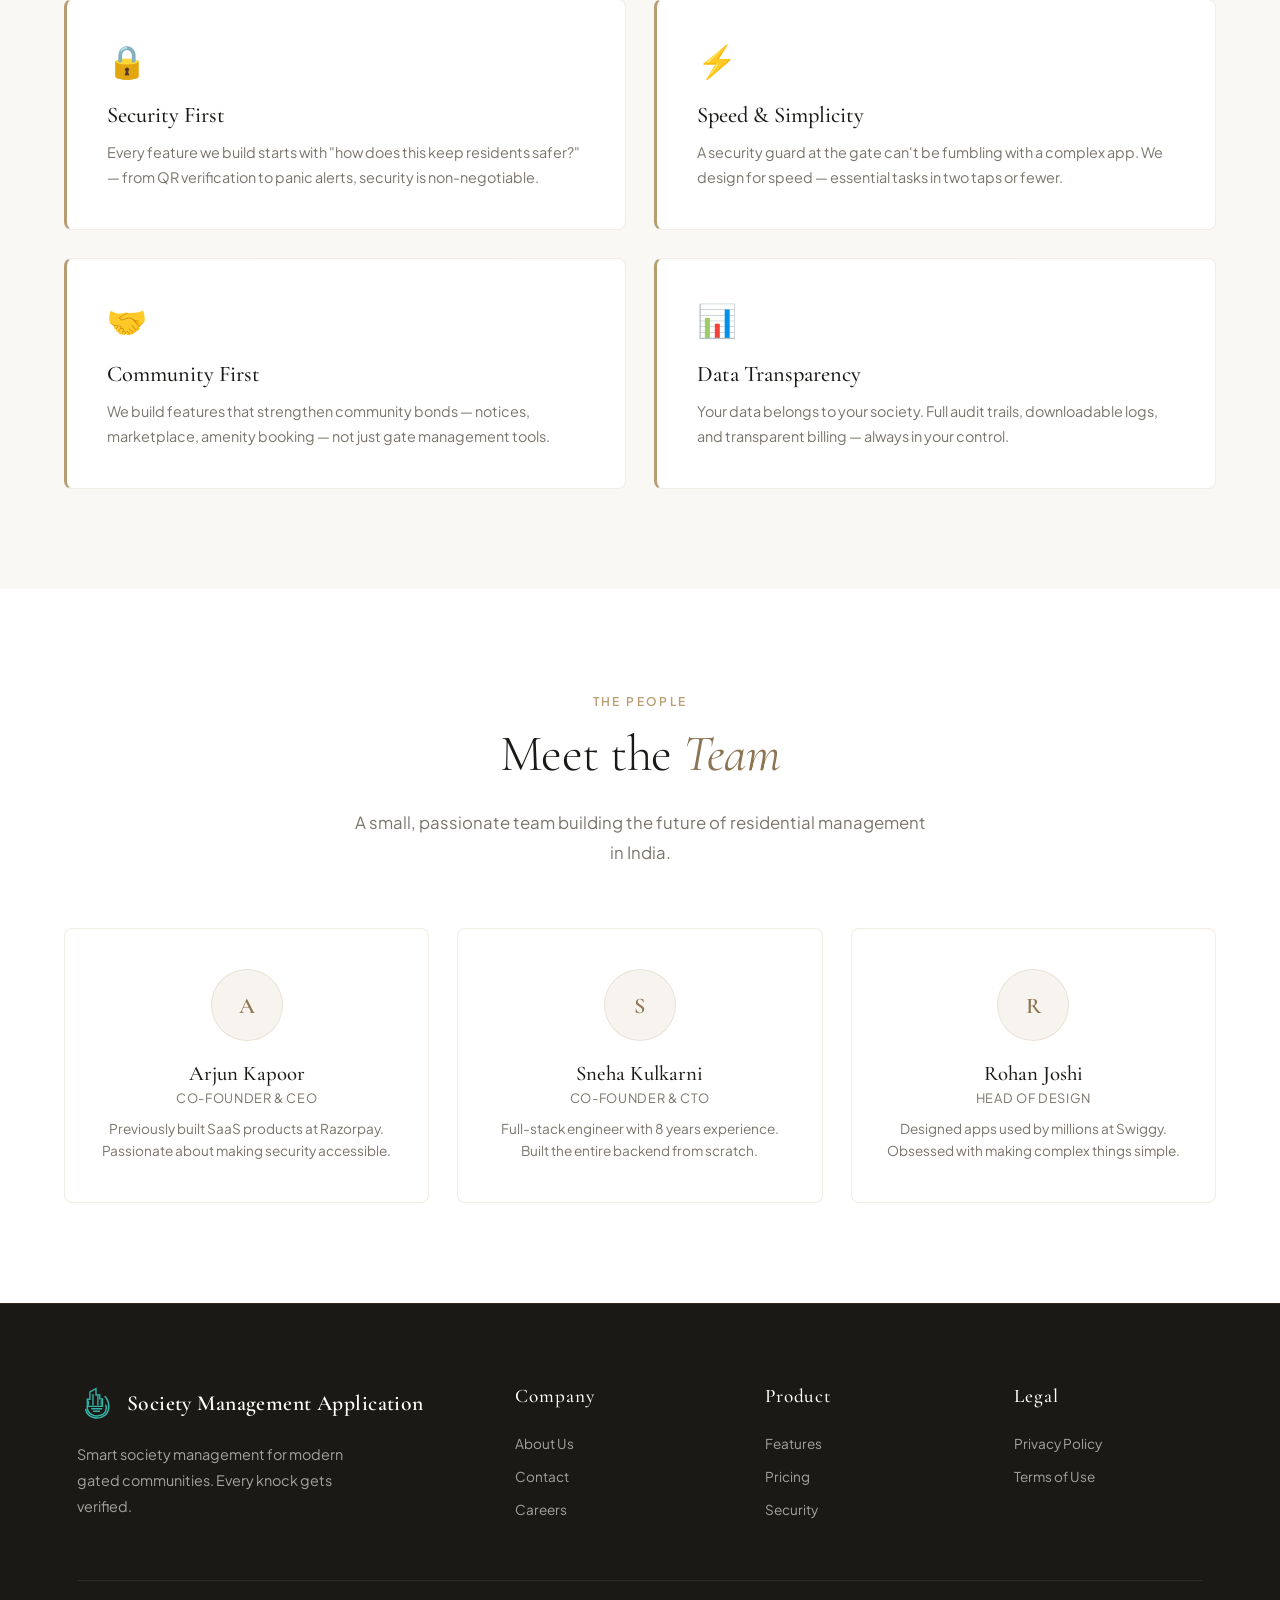
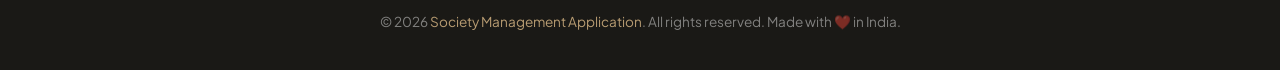
<file: about.html>
<!DOCTYPE html>
<html lang="en">

<head>
    <meta charset="UTF-8" />
    <meta name="viewport" content="width=device-width, initial-scale=1.0" />
    <title>About Us — Society Management Application</title>
    <meta name="description"
        content="Learn about Society Management Application — our mission, our team, and why we built the smartest society management platform in India." />
    <link rel="stylesheet" href="css/style.css" />
    <link rel="icon" href="images/logo.svg" type="image/svg+xml" />
</head>

<body>

    <div class="page-transition"></div>

    <nav class="mobile-menu">
        <a href="index.html">Home</a>
        <a href="about.html">About Us</a>
        <a href="contact.html">Contact Us</a>
    </nav>

    <!-- NAVBAR -->
    <header class="navbar">
        <a href="index.html" class="nav-logo">
            <img src="images/logo.svg" alt="Society Management Application Logo" class="nav-logo-img" />
            Society Management Application
        </a>
        <ul class="nav-links">
            <li><a href="index.html">Home</a></li>
            <li><a href="about.html" class="active">About Us</a></li>
            <li><a href="contact.html">Contact Us</a></li>
        </ul>
        <div class="nav-profile" title="Profile">👤</div>
        <div class="hamburger"><span></span><span></span><span></span></div>
    </header>

    <!-- PAGE HERO -->
    <section class="page-hero hero">
        <div class="hero-bg-shapes">
            <div class="shape shape-1"></div>
            <div class="shape shape-2"></div>
        </div>
        <div style="position:relative;z-index:2;text-align:center;max-width:700px;margin:0 auto;">
            <div class="hero-badge" style="display:inline-flex;margin-bottom:20px;">
                <span class="badge-dot"></span> Our Story
            </div>
            <h1 class="hero-title">Built for India's<br /><span>Gated Communities</span></h1>
            <p class="hero-desc" style="max-width:500px;margin:0 auto;">
                We started Society Management Application because we saw the same problem everywhere — societies still running on paper
                registers and WhatsApp groups. We built the solution.
            </p>
        </div>
    </section>

    <!-- STORY -->
    <section class="about-story" style="padding:100px 5%;">
        <div class="section-container">
            <div class="story-grid">
                <div class="story-image reveal-left">
                    <div class="story-image-icon">🏗️</div>
                </div>
                <div class="reveal-right">
                    <div class="section-label">Our Mission</div>
                    <h2 class="section-title">Why We Built<br /><span>Society Management Application</span></h2>
                    <p style="color:var(--text-muted);line-height:1.8;margin-bottom:20px;">
                        In 2026, our founding team realized that despite living in digital India, most residential
                        societies still used paper registers to log visitors, collected maintenance fees in cash, and
                        coordinated through chaotic WhatsApp groups.
                    </p>
                    <p style="color:var(--text-muted);line-height:1.8;margin-bottom:20px;">
                        We set out to build a platform that is powerful enough for society committees, simple enough for
                        security guards with basic smartphones, and delightful enough that residents actually use it —
                        every day.
                    </p>
                    <p style="color:var(--text-muted);line-height:1.8;">
                        Society Management Application is the result — a two-sided platform connecting security staff and residents,
                        with smart features that just work. No complicated setup, no training needed, no paper required.
                    </p>
                </div>
            </div>
        </div>
    </section>

    <!-- VALUES -->
    <section style="background:var(--off-white);padding:100px 5%;">
        <div class="section-container">
            <div style="text-align:center;margin-bottom:60px;">
                <div class="section-label reveal">What Drives Us</div>
                <h2 class="section-title reveal">Our Core <span>Values</span></h2>
            </div>
            <div class="values-grid">
                <div class="value-card reveal">
                    <div class="value-icon">🔒</div>
                    <h3>Security First</h3>
                    <p>Every feature we build starts with "how does this keep residents safer?" — from QR verification
                        to panic alerts, security is non-negotiable.</p>
                </div>
                <div class="value-card reveal reveal-delay-1">
                    <div class="value-icon">⚡</div>
                    <h3>Speed & Simplicity</h3>
                    <p>A security guard at the gate can't be fumbling with a complex app. We design for speed —
                        essential tasks in two taps or fewer.</p>
                </div>
                <div class="value-card reveal reveal-delay-2">
                    <div class="value-icon">🤝</div>
                    <h3>Community First</h3>
                    <p>We build features that strengthen community bonds — notices, marketplace, amenity booking — not
                        just gate management tools.</p>
                </div>
                <div class="value-card reveal reveal-delay-3">
                    <div class="value-icon">📊</div>
                    <h3>Data Transparency</h3>
                    <p>Your data belongs to your society. Full audit trails, downloadable logs, and transparent billing
                        — always in your control.</p>
                </div>
            </div>
        </div>
    </section>

    <!-- TEAM -->
    <section style="background:white;padding:100px 5%;">
        <div class="section-container">
            <div style="text-align:center;margin-bottom:60px;">
                <div class="section-label reveal">The People</div>
                <h2 class="section-title reveal">Meet the <span>Team</span></h2>
                <p class="section-desc reveal" style="margin:0 auto;">A small, passionate team building the future of
                    residential management in India.</p>
            </div>
            <div class="team-grid">
                <div class="team-card reveal">
                    <div class="team-avatar">A</div>
                    <div class="team-name">Arjun Kapoor</div>
                    <div class="team-role">Co-Founder & CEO</div>
                    <p style="color:var(--text-muted);font-size:0.85rem;margin-top:12px;line-height:1.6;">Previously
                        built SaaS products at Razorpay. Passionate about making security accessible.</p>
                </div>
                <div class="team-card reveal reveal-delay-1">
                    <div class="team-avatar">S</div>
                    <div class="team-name">Sneha Kulkarni</div>
                    <div class="team-role">Co-Founder & CTO</div>
                    <p style="color:var(--text-muted);font-size:0.85rem;margin-top:12px;line-height:1.6;">Full-stack
                        engineer with 8 years experience. Built the entire backend from scratch.</p>
                </div>
                <div class="team-card reveal reveal-delay-2">
                    <div class="team-avatar">R</div>
                    <div class="team-name">Rohan Joshi</div>
                    <div class="team-role">Head of Design</div>
                    <p style="color:var(--text-muted);font-size:0.85rem;margin-top:12px;line-height:1.6;">Designed apps
                        used by millions at Swiggy. Obsessed with making complex things simple.</p>
                </div>
            </div>
        </div>
    </section>


    <!-- FOOTER -->
    <footer>
        <div class="footer-grid">
            <div class="footer-brand">
                <a href="index.html" class="nav-logo">
                    <img src="images/logo.svg" alt="Society Management Application Logo" class="nav-logo-img" />
                    Society Management Application
                </a>
                <p>Smart society management for modern gated communities. Every knock gets verified.</p>
            </div>
            <div class="footer-col">
                <h4>Company</h4>
                <ul>
                    <li><a href="about.html">About Us</a></li>
                    <li><a href="contact.html">Contact</a></li>
                    <li><a href="#">Careers</a></li>
                </ul>
            </div>
            <div class="footer-col">
                <h4>Product</h4>
                <ul>
                    <li><a href="index.html#features">Features</a></li>
                    <li><a href="#">Pricing</a></li>
                    <li><a href="#">Security</a></li>
                </ul>
            </div>
            <div class="footer-col">
                <h4>Legal</h4>
                <ul>
                    <li><a href="#">Privacy Policy</a></li>
                    <li><a href="#">Terms of Use</a></li>
                </ul>
            </div>
        </div>
        <div class="footer-bottom">
            <p>© 2026 <span>Society Management Application</span>. All rights reserved. Made with ❤️ in India.</p>
        </div>
    </footer>

    <script src="js/main.js"></script>
</body>

</html>
</file>
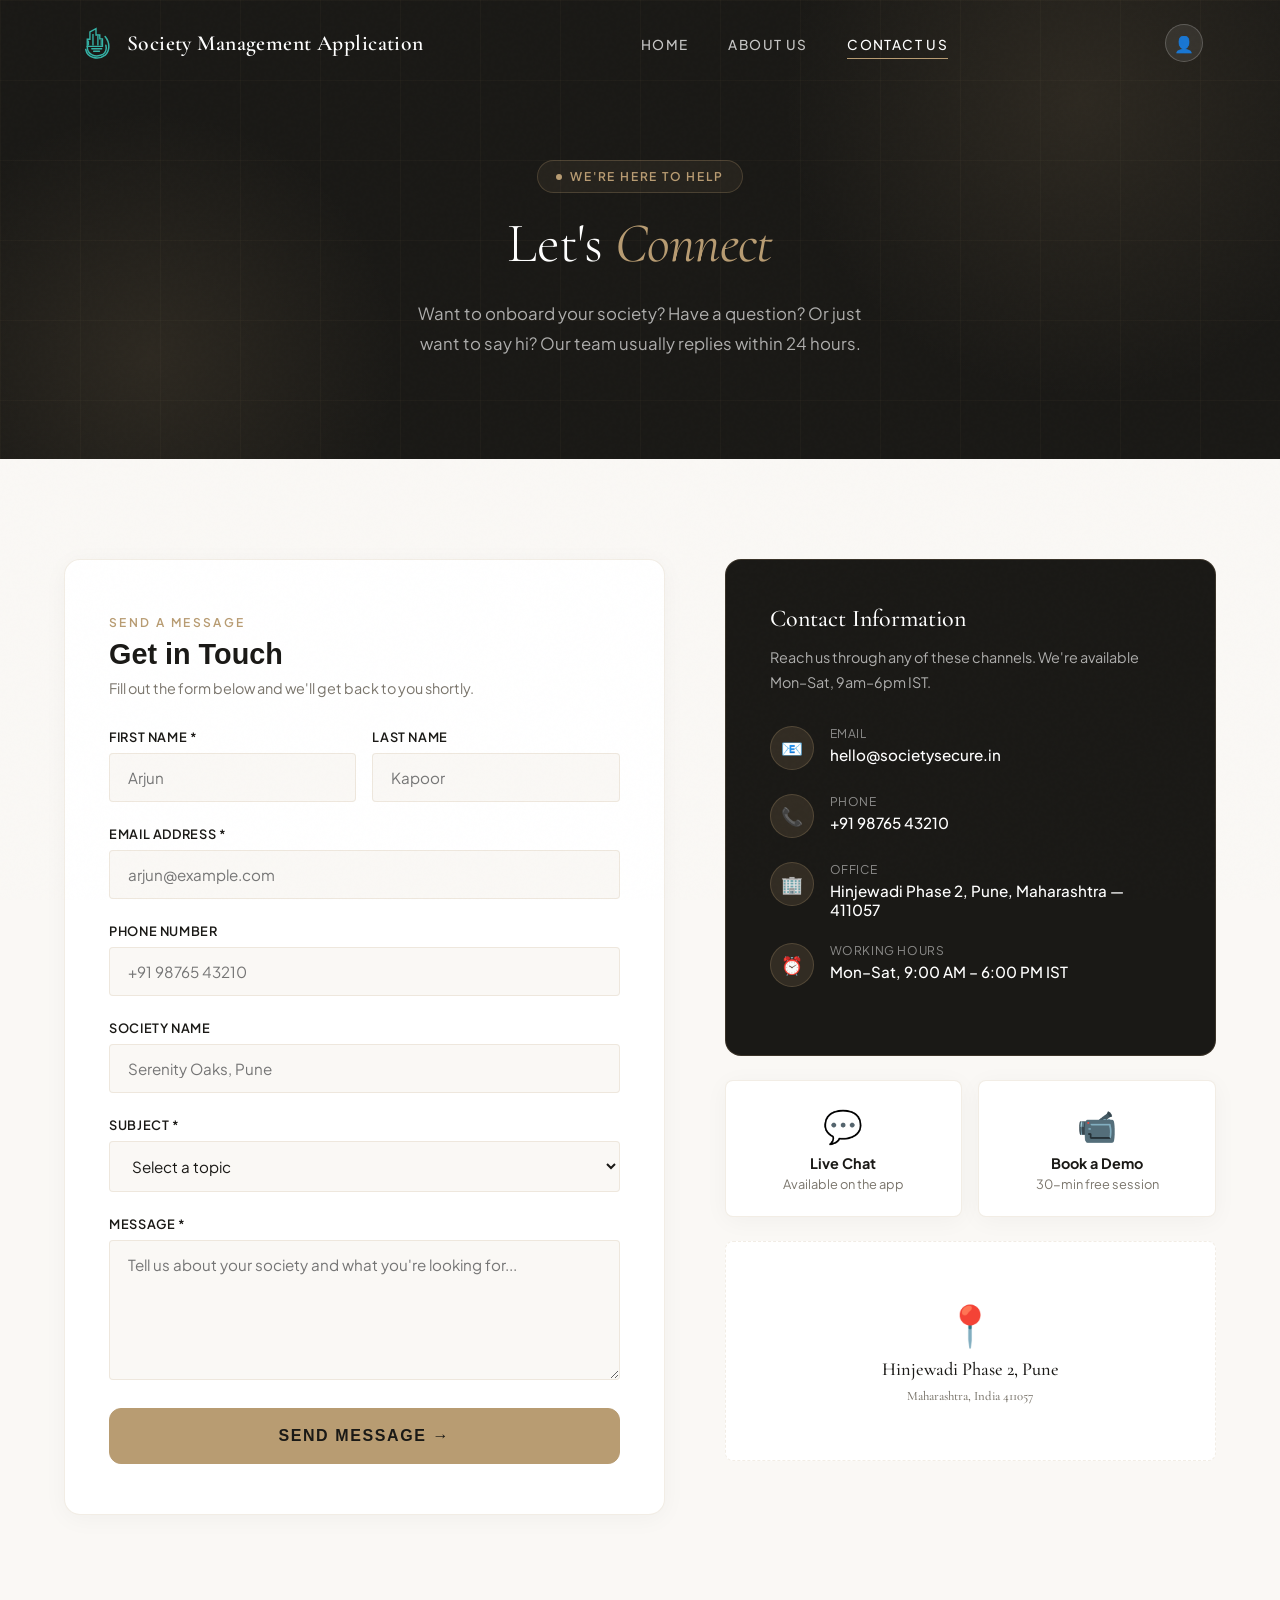
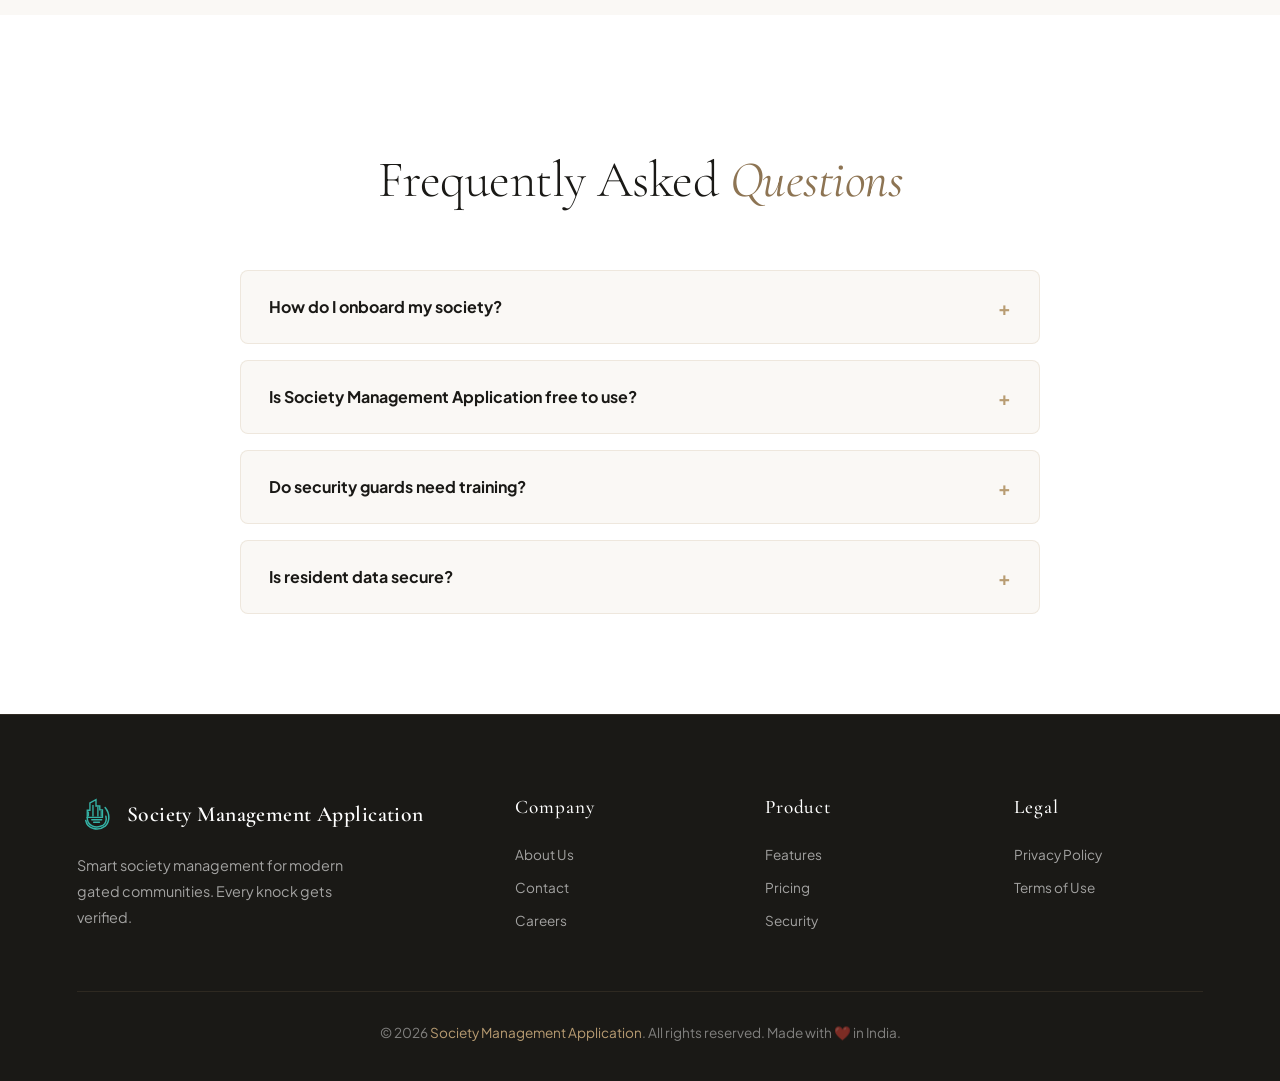
<file: contact.html>
<!DOCTYPE html>
<html lang="en">

<head>
    <meta charset="UTF-8" />
    <meta name="viewport" content="width=device-width, initial-scale=1.0" />
    <title>Contact Us — Society Management Application</title>
    <meta name="description"
        content="Get in touch with Society Management Application. We'd love to onboard your society. Reach out to our team." />
    <link rel="stylesheet" href="css/style.css" />
    <link rel="icon" href="images/logo.svg" type="image/svg+xml" />
</head>

<body>

    <div class="page-transition"></div>

    <nav class="mobile-menu">
        <a href="index.html">Home</a>
        <a href="about.html">About Us</a>
        <a href="contact.html">Contact Us</a>
    </nav>

    <!-- NAVBAR -->
    <header class="navbar">
        <a href="index.html" class="nav-logo">
            <img src="images/logo.svg" alt="Society Management Application Logo" class="nav-logo-img" />
            Society Management Application
        </a>
        <ul class="nav-links">
            <li><a href="index.html">Home</a></li>
            <li><a href="about.html">About Us</a></li>
            <li><a href="contact.html" class="active">Contact Us</a></li>
        </ul>
        <div class="nav-profile" title="Profile">👤</div>
        <div class="hamburger"><span></span><span></span><span></span></div>
    </header>

    <!-- PAGE HERO -->
    <section class="page-hero hero">
        <div class="hero-bg-shapes">
            <div class="shape shape-1"></div>
            <div class="shape shape-2"></div>
        </div>
        <div style="position:relative;z-index:2;text-align:center;max-width:650px;margin:0 auto;">
            <div class="hero-badge" style="display:inline-flex;margin-bottom:20px;">
                <span class="badge-dot"></span> We're Here to Help
            </div>
            <h1 class="hero-title">Let's <span>Connect</span></h1>
            <p class="hero-desc" style="max-width:450px;margin:0 auto;">
                Want to onboard your society? Have a question? Or just want to say hi? Our team usually replies within
                24 hours.
            </p>
        </div>
    </section>

    <!-- CONTACT CONTENT -->
    <section style="padding:100px 5%;background:var(--off-white);">
        <div class="section-container">
            <div class="contact-grid">

                <!-- FORM -->
                <div class="contact-form-wrap reveal-left">
                    <div class="section-label" style="margin-bottom:8px;">Send a Message</div>
                    <h2
                        style="font-family:'Syne',sans-serif;font-size:1.8rem;font-weight:800;margin-bottom:8px;color:var(--text-dark);">
                        Get in Touch</h2>
                    <p style="color:var(--text-muted);font-size:0.9rem;margin-bottom:32px;">Fill out the form below and
                        we'll get back to you shortly.</p>

                    <form id="contactForm">
                        <div class="form-row">
                            <div class="form-group">
                                <label class="form-label" for="fname">First Name *</label>
                                <input class="form-input" type="text" id="fname" placeholder="Arjun" required />
                            </div>
                            <div class="form-group">
                                <label class="form-label" for="lname">Last Name</label>
                                <input class="form-input" type="text" id="lname" placeholder="Kapoor" />
                            </div>
                        </div>

                        <div class="form-group">
                            <label class="form-label" for="email">Email Address *</label>
                            <input class="form-input" type="email" id="email" placeholder="arjun@example.com"
                                required />
                        </div>

                        <div class="form-group">
                            <label class="form-label" for="phone">Phone Number</label>
                            <input class="form-input" type="tel" id="phone" placeholder="+91 98765 43210" />
                        </div>

                        <div class="form-group">
                            <label class="form-label" for="society">Society Name</label>
                            <input class="form-input" type="text" id="society" placeholder="Serenity Oaks, Pune" />
                        </div>

                        <div class="form-group">
                            <label class="form-label" for="subject">Subject *</label>
                            <select class="form-input" id="subject" required>
                                <option value="" disabled selected>Select a topic</option>
                                <option>Onboard My Society</option>
                                <option>Demo Request</option>
                                <option>Technical Support</option>
                                <option>Pricing Inquiry</option>
                                <option>Partnership</option>
                                <option>Other</option>
                            </select>
                        </div>

                        <div class="form-group">
                            <label class="form-label" for="message">Message *</label>
                            <textarea class="form-textarea" id="message"
                                placeholder="Tell us about your society and what you're looking for..."
                                required></textarea>
                        </div>

                        <button type="submit" class="btn-primary"
                            style="width:100%;justify-content:center;border-radius:12px;font-size:1rem;">
                            Send Message →
                        </button>
                    </form>
                </div>

                <!-- CONTACT INFO -->
                <div class="reveal-right">
                    <div class="contact-info-card">
                        <h3>Contact Information</h3>
                        <p>Reach us through any of these channels. We're available Mon–Sat, 9am–6pm IST.</p>

                        <div class="info-item">
                            <div class="info-icon">📧</div>
                            <div>
                                <div class="info-label">Email</div>
                                <div class="info-value">hello@societysecure.in</div>
                            </div>
                        </div>

                        <div class="info-item">
                            <div class="info-icon">📞</div>
                            <div>
                                <div class="info-label">Phone</div>
                                <div class="info-value">+91 98765 43210</div>
                            </div>
                        </div>

                        <div class="info-item">
                            <div class="info-icon">🏢</div>
                            <div>
                                <div class="info-label">Office</div>
                                <div class="info-value">Hinjewadi Phase 2, Pune, Maharashtra — 411057</div>
                            </div>
                        </div>

                        <div class="info-item">
                            <div class="info-icon">⏰</div>
                            <div>
                                <div class="info-label">Working Hours</div>
                                <div class="info-value">Mon–Sat, 9:00 AM – 6:00 PM IST</div>
                            </div>
                        </div>
                    </div>

                    <!-- Quick Contact Cards -->
                    <div style="display:grid;grid-template-columns:1fr 1fr;gap:16px;margin-bottom:24px;">
                        <div style="background:white;border-radius:var(--radius);padding:24px;text-align:center;box-shadow:var(--shadow-sm);border:1px solid var(--border);transition:var(--transition);"
                            onmouseenter="this.style.transform='translateY(-4px)'"
                            onmouseleave="this.style.transform=''">
                            <div style="font-size:2rem;margin-bottom:8px;">💬</div>
                            <div style="font-weight:700;font-size:0.9rem;color:var(--text-dark);margin-bottom:4px;">Live
                                Chat</div>
                            <div style="color:var(--text-muted);font-size:0.8rem;">Available on the app</div>
                        </div>
                        <div style="background:white;border-radius:var(--radius);padding:24px;text-align:center;box-shadow:var(--shadow-sm);border:1px solid var(--border);transition:var(--transition);"
                            onmouseenter="this.style.transform='translateY(-4px)'"
                            onmouseleave="this.style.transform=''">
                            <div style="font-size:2rem;margin-bottom:8px;">📹</div>
                            <div style="font-weight:700;font-size:0.9rem;color:var(--text-dark);margin-bottom:4px;">Book
                                a Demo</div>
                            <div style="color:var(--text-muted);font-size:0.8rem;">30-min free session</div>
                        </div>
                    </div>

                    <!-- Map Placeholder -->
                    <div class="map-placeholder">
                        <div style="font-size:2.5rem;">📍</div>
                        <p>Hinjewadi Phase 2, Pune</p>
                        <p style="font-size:0.8rem;color:var(--text-muted);">Maharashtra, India 411057</p>
                    </div>
                </div>

            </div>
        </div>
    </section>

    <!-- FAQ -->
    <section style="background:white;padding:100px 5%;">
        <div class="section-container">
            <div style="text-align:center;margin-bottom:60px;">
                <div class="section-label reveal">FAQ</div>
                <h2 class="section-title reveal">Frequently Asked <span>Questions</span></h2>
            </div>
            <div style="max-width:800px;margin:0 auto;display:flex;flex-direction:column;gap:16px;">

                <details class="reveal"
                    style="background:var(--off-white);border-radius:var(--radius);padding:24px 28px;cursor:pointer;border:1px solid var(--border);">
                    <summary
                        style="font-weight:700;font-size:1rem;color:var(--text-dark);list-style:none;display:flex;justify-content:space-between;align-items:center;">
                        How do I onboard my society?
                        <span style="color:var(--accent);font-size:1.2rem;">+</span>
                    </summary>
                    <p style="color:var(--text-muted);margin-top:16px;line-height:1.7;font-size:0.95rem;">Simply fill
                        out the contact form above or reach us by phone. Our team will schedule a free demo and help you
                        set up within 48 hours. No technical expertise needed.</p>
                </details>

                <details class="reveal reveal-delay-1"
                    style="background:var(--off-white);border-radius:var(--radius);padding:24px 28px;cursor:pointer;border:1px solid var(--border);">
                    <summary
                        style="font-weight:700;font-size:1rem;color:var(--text-dark);list-style:none;display:flex;justify-content:space-between;align-items:center;">
                        Is Society Management Application free to use?
                        <span style="color:var(--accent);font-size:1.2rem;">+</span>
                    </summary>
                    <p style="color:var(--text-muted);margin-top:16px;line-height:1.7;font-size:0.95rem;">We offer a
                        free trial for the first 30 days with full features. After that, affordable monthly plans are
                        available based on society size. Contact us for pricing details.</p>
                </details>

                <details class="reveal reveal-delay-2"
                    style="background:var(--off-white);border-radius:var(--radius);padding:24px 28px;cursor:pointer;border:1px solid var(--border);">
                    <summary
                        style="font-weight:700;font-size:1rem;color:var(--text-dark);list-style:none;display:flex;justify-content:space-between;align-items:center;">
                        Do security guards need training?
                        <span style="color:var(--accent);font-size:1.2rem;">+</span>
                    </summary>
                    <p style="color:var(--text-muted);margin-top:16px;line-height:1.7;font-size:0.95rem;">No. The
                        Security Guard app is designed to be extremely simple — even for users with basic smartphone
                        skills. Most guards are comfortable within the first day of use.</p>
                </details>

                <details class="reveal reveal-delay-3"
                    style="background:var(--off-white);border-radius:var(--radius);padding:24px 28px;cursor:pointer;border:1px solid var(--border);">
                    <summary
                        style="font-weight:700;font-size:1rem;color:var(--text-dark);list-style:none;display:flex;justify-content:space-between;align-items:center;">
                        Is resident data secure?
                        <span style="color:var(--accent);font-size:1.2rem;">+</span>
                    </summary>
                    <p style="color:var(--text-muted);margin-top:16px;line-height:1.7;font-size:0.95rem;">Absolutely. We
                        use industry-standard encryption, secure servers, and follow data privacy best practices. Your
                        society's data is never shared with third parties.</p>
                </details>

            </div>
        </div>
    </section>

    <!-- FOOTER -->
    <footer>
        <div class="footer-grid">
            <div class="footer-brand">
                <a href="index.html" class="nav-logo">
                    <img src="images/logo.svg" alt="Society Management Application Logo" class="nav-logo-img" />
                    Society Management Application
                </a>
                <p>Smart society management for modern gated communities. Every knock gets verified.</p>
            </div>
            <div class="footer-col">
                <h4>Company</h4>
                <ul>
                    <li><a href="about.html">About Us</a></li>
                    <li><a href="contact.html">Contact</a></li>
                    <li><a href="#">Careers</a></li>
                </ul>
            </div>
            <div class="footer-col">
                <h4>Product</h4>
                <ul>
                    <li><a href="index.html#features">Features</a></li>
                    <li><a href="#">Pricing</a></li>
                    <li><a href="#">Security</a></li>
                </ul>
            </div>
            <div class="footer-col">
                <h4>Legal</h4>
                <ul>
                    <li><a href="#">Privacy Policy</a></li>
                    <li><a href="#">Terms of Use</a></li>
                </ul>
            </div>
        </div>
        <div class="footer-bottom">
            <p>© 2026 <span>Society Management Application</span>. All rights reserved. Made with ❤️ in India.</p>
        </div>
    </footer>

    <script src="js/main.js"></script>
</body>

</html>
</file>
<file: css/style.css>
/* ============================================
   SOCIETY SECURE - MAIN STYLESHEET
   Fonts: Cormorant Garamond + Plus Jakarta Sans
   Theme: Warm Beige & Champagne Gold (Luxury UI)
============================================ */

@import url('https://fonts.googleapis.com/css2?family=Cormorant+Garamond:ital,wght@0,300;0,400;0,500;0,600;0,700;1,400&family=Plus+Jakarta+Sans:wght@300;400;500;600;700&display=swap');

/* ---- CSS VARIABLES ---- */
:root {
    --primary: #1A1916;
    --primary-light: #2A2824;
    --accent: #B89C72;
    --accent-light: #D4C0A8;
    --accent-2: #8D7453;
    --white: #ffffff;
    --off-white: #FAF8F5;
    --text-dark: #1A1916;
    --text-muted: #7A756C;
    --card-bg: #ffffff;
    --border: rgba(184, 156, 114, 0.18);
    --shadow-sm: 0 4px 24px rgba(28, 26, 23, 0.04);
    --shadow-md: 0 16px 48px rgba(184, 156, 114, 0.08);
    --shadow-lg: 0 32px 80px rgba(184, 156, 114, 0.12);
    --transition: all 0.6s cubic-bezier(0.16, 1, 0.3, 1);
    --radius: 8px;
    --radius-lg: 16px;
}

/* ---- RESET ---- */
*,
*::before,
*::after {
    box-sizing: border-box;
    margin: 0;
    padding: 0;
}

html {
    scroll-behavior: smooth;
    overflow-x: hidden;
}

body {
    font-family: 'Plus Jakarta Sans', sans-serif;
    background: var(--off-white);
    color: var(--text-dark);
    overflow-x: hidden;
}

a {
    text-decoration: none;
    color: inherit;
}

img {
    max-width: 100%;
    display: block;
}

/* ---- CUSTOM CURSOR (REMOVED) ---- */
.cursor, .cursor-follower {
    display: none !important;
}

/* ---- NOISE OVERLAY ---- */
body::before {
    content: '';
    position: fixed;
    inset: 0;
    background-image: url("data:image/svg+xml,%3Csvg viewBox='0 0 256 256' xmlns='http://www.w3.org/2000/svg'%3E%3Cfilter id='noise'%3E%3CfeTurbulence type='fractalNoise' baseFrequency='0.9' numOctaves='4' stitchTiles='stitch'/%3E%3C/filter%3E%3Crect width='100%25' height='100%25' filter='url(%23noise)' opacity='0.03'/%3E%3C/svg%3E");
    pointer-events: none;
    z-index: 9999;
    opacity: 0.4;
}

/* ---- NAVBAR ---- */
.navbar {
    position: fixed;
    top: 0;
    left: 0;
    right: 0;
    z-index: 1000;
    padding: 24px 6%;
    display: flex;
    align-items: center;
    justify-content: space-between;
    transition: var(--transition);
    backdrop-filter: blur(0px);
    border-bottom: 1px solid transparent;
}

.navbar.scrolled {
    background: rgba(250, 248, 245, 0.9);
    backdrop-filter: blur(20px);
    padding: 16px 6%;
    box-shadow: 0 10px 40px rgba(28, 26, 23, 0.03);
    border-bottom: 1px solid rgba(184, 156, 114, 0.12);
}

.nav-logo {
    display: flex;
    align-items: center;
    gap: 12px;
    font-family: 'Cormorant Garamond', serif;
    font-weight: 600;
    font-size: 1.35rem;
    color: var(--white);
    letter-spacing: 0.02em;
    transition: var(--transition);
}

.navbar.scrolled .nav-logo {
    color: var(--text-dark);
}

.nav-logo-img {
    width: 38px;
    height: 38px;
    object-fit: contain;
    transition: var(--transition);
    flex-shrink: 0;
}

.nav-logo:hover .nav-logo-img {
    transform: scale(1.08) rotate(3deg);
}

.nav-links {
    display: flex;
    align-items: center;
    gap: 40px;
    list-style: none;
}

.nav-links a {
    color: rgba(255, 255, 255, 0.75);
    font-size: 0.85rem;
    font-weight: 500;
    letter-spacing: 0.1em;
    text-transform: uppercase;
    position: relative;
    padding-bottom: 6px;
    transition: var(--transition);
}

.navbar.scrolled .nav-links a {
    color: rgba(26, 25, 22, 0.7);
}

.nav-links a::after {
    content: '';
    position: absolute;
    bottom: 0;
    left: 0;
    width: 0;
    height: 1px;
    background: var(--accent);
    transition: width 0.4s cubic-bezier(0.16, 1, 0.3, 1);
}

.nav-links a:hover {
    color: var(--white);
}

.navbar.scrolled .nav-links a:hover {
    color: var(--text-dark);
}

.nav-links a:hover::after,
.nav-links a.active::after {
    width: 100%;
}

.nav-links a.active {
    color: var(--white);
}

.navbar.scrolled .nav-links a.active {
    color: var(--text-dark);
}

/* Profile Icon */
.nav-profile {
    width: 38px;
    height: 38px;
    background: rgba(255, 255, 255, 0.08);
    border: 1px solid rgba(255, 255, 255, 0.2);
    border-radius: 50%;
    display: flex;
    align-items: center;
    justify-content: center;
    color: var(--white);
    font-size: 1rem;
    cursor: pointer;
    transition: var(--transition);
    backdrop-filter: blur(10px);
}

.navbar.scrolled .nav-profile {
    background: rgba(26, 25, 22, 0.04);
    border-color: rgba(184, 156, 114, 0.3);
    color: var(--text-dark);
}

.nav-profile:hover {
    background: var(--accent);
    border-color: var(--accent);
    color: var(--white) !important;
    transform: translateY(-2px);
}

/* Mobile hamburger */
.hamburger {
    display: none;
    flex-direction: column;
    gap: 6px;
    cursor: pointer;
    padding: 5px;
}

.hamburger span {
    width: 24px;
    height: 1px;
    background: white;
    transition: var(--transition);
    display: block;
}

.navbar.scrolled .hamburger span {
    background: var(--text-dark);
}

/* ---- HERO SECTION ---- */
.hero {
    min-height: 100vh;
    background: var(--primary);
    position: relative;
    overflow: hidden;
    display: flex;
    align-items: center;
}

.hero-bg-shapes {
    position: absolute;
    inset: 0;
    pointer-events: none;
}

.shape {
    position: absolute;
    border-radius: 50%;
    background: radial-gradient(circle, rgba(184, 156, 114, 0.12) 0%, transparent 70%);
    animation: float 10s ease-in-out infinite;
}

.shape-1 {
    width: 600px;
    height: 600px;
    top: -200px;
    right: -100px;
    animation-delay: 0s;
}

.shape-2 {
    width: 500px;
    height: 500px;
    bottom: -150px;
    left: -100px;
    animation-delay: -3s;
}

.shape-3 {
    width: 350px;
    height: 350px;
    top: 35%;
    left: 35%;
    animation-delay: -6s;
    opacity: 0.4;
}

@keyframes float {
    0%,
    100% {
        transform: translateY(0) scale(1);
    }
    50% {
        transform: translateY(-20px) scale(1.03);
    }
}

/* Grid overlay */
.hero::after {
    content: '';
    position: absolute;
    inset: 0;
    background-image: linear-gradient(rgba(184, 156, 114, 0.04) 1px, transparent 1px),
        linear-gradient(90deg, rgba(184, 156, 114, 0.04) 1px, transparent 1px);
    background-size: 80px 80px;
    pointer-events: none;
}

.hero-content {
    position: relative;
    z-index: 2;
    padding: 160px 6% 100px;
    max-width: 1400px;
    margin: 0 auto;
    width: 100%;
    display: grid;
    grid-template-columns: 1.1fr 0.9fr;
    gap: 60px;
    align-items: center;
}

.hero-badge {
    display: inline-flex;
    align-items: center;
    gap: 8px;
    background: rgba(184, 156, 114, 0.08);
    border: 1px solid rgba(184, 156, 114, 0.25);
    padding: 8px 18px;
    border-radius: 100px;
    color: var(--accent);
    font-size: 0.75rem;
    letter-spacing: 0.15em;
    text-transform: uppercase;
    font-weight: 600;
    margin-bottom: 28px;
    animation: slideDown 0.8s ease forwards;
}

.badge-dot {
    width: 6px;
    height: 6px;
    background: var(--accent);
    border-radius: 50%;
    animation: pulse 2s infinite;
}

@keyframes pulse {
    0%,
    100% {
        opacity: 1;
        transform: scale(1);
    }
    50% {
        opacity: 0.5;
        transform: scale(1.3);
    }
}

@keyframes slideDown {
    from {
        opacity: 0;
        transform: translateY(-20px);
    }
    to {
        opacity: 1;
        transform: translateY(0);
    }
}

.hero-title {
    font-family: 'Cormorant Garamond', serif;
    font-size: clamp(2.8rem, 6vw, 4.8rem);
    font-weight: 300;
    line-height: 1.1;
    color: var(--white);
    margin-bottom: 24px;
    animation: slideUp 0.9s ease 0.2s both;
    letter-spacing: -0.01em;
}

.hero-title span {
    color: var(--accent);
    font-style: italic;
    font-weight: 400;
}

@keyframes slideUp {
    from {
        opacity: 0;
        transform: translateY(40px);
    }
    to {
        opacity: 1;
        transform: translateY(0);
    }
}

.hero-desc {
    color: rgba(255, 255, 255, 0.65);
    font-size: 1.05rem;
    line-height: 1.8;
    margin-bottom: 40px;
    max-width: 520px;
    animation: slideUp 0.9s ease 0.35s both;
}

.hero-cta {
    display: flex;
    gap: 16px;
    flex-wrap: wrap;
    animation: slideUp 0.9s ease 0.5s both;
}

.btn-primary {
    background: var(--accent);
    color: var(--primary);
    font-weight: 600;
    font-size: 0.85rem;
    letter-spacing: 0.1em;
    text-transform: uppercase;
    padding: 18px 36px;
    border-radius: 4px;
    border: 1px solid var(--accent);
    cursor: pointer;
    display: inline-flex;
    align-items: center;
    gap: 10px;
    transition: var(--transition);
    box-shadow: none;
}

.btn-primary:hover {
    background: transparent;
    color: var(--accent);
    transform: translateY(-2px);
    box-shadow: 0 10px 24px rgba(184, 156, 114, 0.15);
}

.btn-secondary {
    background: transparent;
    color: var(--white);
    font-weight: 600;
    font-size: 0.85rem;
    letter-spacing: 0.1em;
    text-transform: uppercase;
    padding: 18px 36px;
    border-radius: 4px;
    border: 1px solid rgba(255, 255, 255, 0.25);
    cursor: pointer;
    display: inline-flex;
    align-items: center;
    gap: 10px;
    transition: var(--transition);
}

.btn-secondary:hover {
    border-color: var(--accent);
    color: var(--accent);
    background: transparent;
    transform: translateY(-2px);
}

/* Hero Phone Mockup */
.hero-visual {
    display: flex;
    justify-content: center;
    align-items: center;
    animation: slideLeft 1s ease 0.3s both;
    position: relative;
}

@keyframes slideLeft {
    from {
        opacity: 0;
        transform: translateX(60px);
    }
    to {
        opacity: 1;
        transform: translateX(0);
    }
}

.phone-mockup {
    width: 270px;
    background: #1A1916;
    border-radius: 36px;
    border: 1px solid rgba(184, 156, 114, 0.3);
    overflow: hidden;
    box-shadow: 0 40px 80px rgba(0, 0, 0, 0.6);
    animation: phoneBob 8s ease-in-out infinite;
    position: relative;
    z-index: 2;
}

@keyframes phoneBob {
    0%,
    100% {
        transform: translateY(0) rotate(-1deg);
    }
    50% {
        transform: translateY(-15px) rotate(1deg);
    }
}

.phone-screen {
    padding: 24px 18px;
    min-height: 440px;
    background: #FAF8F5;
    color: var(--text-dark);
}

.phone-notch {
    width: 90px;
    height: 12px;
    background: #1A1916;
    border-radius: 100px;
    margin: 0 auto 24px;
}

.phone-header {
    color: var(--text-muted);
    font-size: 0.65rem;
    margin-bottom: 6px;
    text-transform: uppercase;
    letter-spacing: 0.05em;
}

.phone-title {
    color: var(--text-dark);
    font-family: 'Cormorant Garamond', serif;
    font-size: 1.4rem;
    font-weight: 600;
    margin-bottom: 20px;
}

.phone-stat-row {
    display: grid;
    grid-template-columns: repeat(3, 1fr);
    gap: 8px;
    margin-bottom: 20px;
}

.phone-stat {
    background: #FFFFFF;
    border: 1px solid rgba(184, 156, 114, 0.15);
    border-radius: 6px;
    padding: 12px 8px;
    text-align: center;
}

.phone-stat .num {
    color: var(--accent-2);
    font-family: 'Cormorant Garamond', serif;
    font-size: 1.5rem;
    font-weight: 700;
}

.phone-stat .lbl {
    color: var(--text-muted);
    font-size: 0.6rem;
    text-transform: uppercase;
    letter-spacing: 0.05em;
}

.phone-action-title {
    color: var(--text-dark);
    font-size: 0.7rem;
    font-weight: 600;
    margin-bottom: 12px;
    text-transform: uppercase;
    letter-spacing: 0.08em;
}

.phone-actions {
    display: grid;
    grid-template-columns: 1fr 1fr;
    gap: 8px;
}

.phone-action {
    background: #FFFFFF;
    border: 1px solid rgba(184, 156, 114, 0.12);
    border-radius: 8px;
    padding: 14px;
    display: flex;
    flex-direction: column;
    align-items: center;
    gap: 6px;
    transition: var(--transition);
}

.phone-action:hover {
    border-color: var(--accent);
    transform: translateY(-2px);
}

.phone-action .icon {
    font-size: 1.3rem;
}

.phone-action .lbl {
    color: var(--text-dark);
    font-size: 0.65rem;
    font-weight: 600;
}

/* Floating badges around phone */
.float-badge {
    position: absolute;
    background: #FFFFFF;
    border: 1px solid rgba(184, 156, 114, 0.25);
    border-radius: 8px;
    padding: 12px 16px;
    box-shadow: var(--shadow-md);
    display: flex;
    align-items: center;
    gap: 12px;
    font-size: 0.75rem;
    font-weight: 600;
    color: var(--text-dark);
    animation: floatBadge 5s ease-in-out infinite;
    z-index: 3;
}

.float-badge-1 {
    top: 30px;
    right: -20px;
    animation-delay: -1s;
}

.float-badge-2 {
    bottom: 60px;
    left: -35px;
    animation-delay: -2.5s;
}

.float-badge .badge-icon {
    font-size: 1.2rem;
}

@keyframes floatBadge {
    0%,
    100% {
        transform: translateY(0);
    }
    50% {
        transform: translateY(-10px);
    }
}

/* Hero Stats */
.hero-stats {
    display: flex;
    gap: 40px;
    margin-top: 48px;
    animation: slideUp 0.9s ease 0.65s both;
}

.stat-item {
    text-align: left;
}

.stat-num {
    font-family: 'Cormorant Garamond', serif;
    font-size: 2.4rem;
    font-weight: 400;
    color: var(--white);
}

.stat-num span {
    color: var(--accent);
}

.stat-label {
    color: rgba(255, 255, 255, 0.5);
    font-size: 0.8rem;
    margin-top: 2px;
}

/* Scroll indicator */
.scroll-indicator {
    position: absolute;
    bottom: 40px;
    left: 50%;
    transform: translateX(-50%);
    display: flex;
    flex-direction: column;
    align-items: center;
    gap: 10px;
    color: rgba(255, 255, 255, 0.4);
    font-size: 0.65rem;
    font-weight: 600;
    letter-spacing: 0.2em;
    animation: bounce 2s ease-in-out infinite;
    z-index: 3;
}

.scroll-line {
    width: 1px;
    height: 40px;
    background: linear-gradient(to bottom, rgba(184, 156, 114, 0.4), transparent);
}

@keyframes bounce {
    0%,
    100% {
        transform: translateX(-50%) translateY(0);
    }
    50% {
        transform: translateX(-50%) translateY(8px);
    }
}

/* ---- SECTIONS COMMON ---- */
section {
    padding: 120px 6%;
}

.section-container {
    max-width: 1400px;
    margin: 0 auto;
}

.section-label {
    display: inline-block;
    color: var(--accent);
    font-size: 0.75rem;
    font-weight: 600;
    text-transform: uppercase;
    letter-spacing: 0.2em;
    margin-bottom: 16px;
}

.section-title {
    font-family: 'Cormorant Garamond', serif;
    font-size: clamp(2.2rem, 5vw, 3.2rem);
    font-weight: 300;
    line-height: 1.15;
    color: var(--text-dark);
    margin-bottom: 24px;
    letter-spacing: -0.01em;
}

.section-title span {
    color: var(--accent-2);
    font-style: italic;
    font-weight: 400;
}

.section-desc {
    color: var(--text-muted);
    font-size: 1.05rem;
    line-height: 1.8;
    max-width: 580px;
}

/* Reveal animation */
.reveal {
    opacity: 0;
    transform: translateY(30px);
    transition: opacity 0.8s cubic-bezier(0.16, 1, 0.3, 1), transform 0.8s cubic-bezier(0.16, 1, 0.3, 1);
}

.reveal.visible {
    opacity: 1;
    transform: translateY(0);
}

.reveal-left {
    opacity: 0;
    transform: translateX(-40px);
    transition: opacity 0.8s cubic-bezier(0.16, 1, 0.3, 1), transform 0.8s cubic-bezier(0.16, 1, 0.3, 1);
}

.reveal-left.visible {
    opacity: 1;
    transform: translateX(0);
}

.reveal-right {
    opacity: 0;
    transform: translateX(40px);
    transition: opacity 0.8s cubic-bezier(0.16, 1, 0.3, 1), transform 0.8s cubic-bezier(0.16, 1, 0.3, 1);
}

.reveal-right.visible {
    opacity: 1;
    transform: translateX(0);
}

.reveal-delay-1 {
    transition-delay: 0.1s;
}

.reveal-delay-2 {
    transition-delay: 0.2s;
}

.reveal-delay-3 {
    transition-delay: 0.3s;
}

.reveal-delay-4 {
    transition-delay: 0.4s;
}

/* ---- FEATURES / HOW IT WORKS ---- */
.features {
    background: var(--white);
}

.features-header {
    text-align: center;
    margin-bottom: 70px;
}

.features-header .section-desc {
    margin: 0 auto;
}

.features-grid {
    display: grid;
    grid-template-columns: repeat(3, 1fr);
    gap: 32px;
}

.feature-card {
    background: var(--off-white);
    border-radius: var(--radius-lg);
    padding: 44px 36px;
    position: relative;
    overflow: hidden;
    transition: var(--transition);
    border: 1px solid var(--border);
    cursor: default;
}

.feature-card::before {
    display: none;
}

.feature-card:hover {
    transform: translateY(-6px);
    box-shadow: var(--shadow-md);
    background: var(--white);
    border-color: var(--accent);
}

.feature-number {
    position: absolute;
    top: 24px;
    right: 28px;
    font-family: 'Cormorant Garamond', serif;
    font-size: 4.5rem;
    font-weight: 300;
    color: rgba(184, 156, 114, 0.12);
    line-height: 1;
}

.feature-icon {
    width: 60px;
    height: 60px;
    background: rgba(184, 156, 114, 0.1);
    border: 1px solid rgba(184, 156, 114, 0.25);
    border-radius: 50%;
    display: flex;
    align-items: center;
    justify-content: center;
    font-size: 1.4rem;
    margin-bottom: 24px;
    transition: var(--transition);
    color: var(--accent-2);
}

.feature-card:hover .feature-icon {
    transform: scale(1.05) translateY(-2px);
    background: var(--accent);
    color: var(--white);
}

.feature-card h3 {
    font-family: 'Cormorant Garamond', serif;
    font-size: 1.4rem;
    font-weight: 500;
    color: var(--text-dark);
    margin-bottom: 12px;
}

.feature-card p {
    color: var(--text-muted);
    line-height: 1.7;
    font-size: 0.95rem;
}

/* ---- APP SHOWCASE ---- */
.app-showcase {
    background: var(--primary);
    position: relative;
    overflow: hidden;
}

.app-showcase::before {
    content: '';
    position: absolute;
    top: -200px;
    right: -200px;
    width: 700px;
    height: 700px;
    background: radial-gradient(circle, rgba(184, 156, 114, 0.08) 0%, transparent 60%);
    pointer-events: none;
}

.showcase-grid {
    display: grid;
    grid-template-columns: 1fr 1fr;
    gap: 80px;
    align-items: center;
}

.showcase-phones {
    display: flex;
    gap: -20px;
    justify-content: center;
    align-items: flex-end;
    position: relative;
    height: 500px;
}

.showcase-phone {
    width: 210px;
    position: absolute;
    background: #1A1916;
    border-radius: 32px;
    border: 1px solid rgba(184, 156, 114, 0.3);
    overflow: hidden;
    box-shadow: 0 30px 60px rgba(0, 0, 0, 0.5);
}

.showcase-phone-1 {
    left: 0;
    bottom: 0;
    z-index: 2;
    transform: rotate(-6deg);
}

.showcase-phone-2 {
    left: 50%;
    transform: translateX(-50%);
    bottom: 20px;
    z-index: 3;
}

.showcase-phone-3 {
    right: 0;
    bottom: 0;
    z-index: 2;
    transform: rotate(6deg);
}

.showcase-phone-screen {
    padding: 20px 14px;
    min-height: 320px;
    background: #FAF8F5 !important;
    color: var(--text-dark) !important;
}

.showcase-phone-screen * {
    color: var(--text-dark) !important;
}

.sp-bar {
    height: 4px;
    background: rgba(184, 156, 114, 0.15);
    border-radius: 2px;
    margin-bottom: 8px;
}

.sp-bar.accent {
    background: var(--accent) !important;
    width: 60%;
}

.sp-block {
    background: #FFFFFF !important;
    border: 1px solid rgba(184, 156, 114, 0.15) !important;
    border-radius: 6px !important;
    padding: 10px;
    margin-bottom: 8px;
}

.sp-text-sm {
    color: var(--text-muted) !important;
    font-size: 0.6rem;
    margin-bottom: 4px;
    text-transform: uppercase;
    letter-spacing: 0.05em;
}

.sp-text-lg {
    color: var(--text-dark) !important;
    font-size: 0.85rem;
    font-weight: 600;
}

.sp-row {
    display: flex;
    gap: 6px;
}

.sp-chip {
    background: rgba(184, 156, 114, 0.15) !important;
    border-radius: 4px;
    padding: 6px 10px;
    color: var(--accent-2) !important;
    font-size: 0.6rem;
    font-weight: 600;
}

.showcase-text .section-label {
    color: var(--accent);
}

.showcase-text .section-title {
    color: white;
}

.showcase-text .section-desc {
    color: rgba(255, 255, 255, 0.65);
}

.feature-list {
    margin-top: 36px;
    list-style: none;
    display: flex;
    flex-direction: column;
    gap: 16px;
}

.feature-list li {
    display: flex;
    align-items: flex-start;
    gap: 14px;
    color: rgba(255, 255, 255, 0.75);
    font-size: 0.95rem;
    line-height: 1.6;
}

.feature-list .check {
    width: 20px;
    height: 20px;
    min-width: 20px;
    background: rgba(184, 156, 114, 0.12);
    border: 1px solid rgba(184, 156, 114, 0.25);
    border-radius: 50%;
    display: flex;
    align-items: center;
    justify-content: center;
    color: var(--accent);
    font-size: 0.75rem;
    margin-top: 2px;
}

/* ---- ROLES SECTION ---- */
.roles {
    background: var(--off-white);
}

.roles-header {
    text-align: center;
    margin-bottom: 60px;
}

.roles-grid {
    display: grid;
    grid-template-columns: repeat(3, 1fr);
    gap: 28px;
    max-width: 1300px;
    margin: 0 auto;
}

.role-card {
    background: white;
    border-radius: var(--radius-lg);
    padding: 48px 32px;
    text-align: center;
    border: 1px solid var(--border);
    transition: var(--transition);
    position: relative;
    overflow: hidden;
}

.role-card::after {
    content: '';
    position: absolute;
    inset: 0;
    background: linear-gradient(135deg, var(--primary), var(--primary-light));
    opacity: 0;
    transition: opacity 0.5s cubic-bezier(0.16, 1, 0.3, 1);
    z-index: 0;
}

.role-card:hover::after {
    opacity: 1;
}

.role-card:hover {
    transform: translateY(-8px);
    border-color: transparent;
    box-shadow: var(--shadow-lg);
}

.role-card>* {
    position: relative;
    z-index: 1;
}

.role-emoji {
    font-size: 3rem;
    margin-bottom: 24px;
    display: block;
    transition: var(--transition);
}

.role-card:hover .role-emoji {
    transform: scale(1.08) translateY(-2px);
}

.role-card h3 {
    font-family: 'Cormorant Garamond', serif;
    font-size: 1.5rem;
    font-weight: 500;
    color: var(--text-dark);
    margin-bottom: 14px;
    transition: color 0.4s;
    letter-spacing: -0.01em;
}

.role-card:hover h3 {
    color: white;
}

.role-card p {
    color: var(--text-muted);
    font-size: 0.9rem;
    line-height: 1.7;
    transition: color 0.4s;
}

.role-card:hover p {
    color: rgba(255, 255, 255, 0.7);
}

.role-features {
    margin-top: 28px;
    display: flex;
    flex-direction: column;
    gap: 10px;
}

.role-feature {
    font-size: 0.85rem;
    color: var(--text-muted);
    display: flex;
    align-items: center;
    gap: 10px;
    transition: color 0.4s;
}

.role-card:hover .role-feature {
    color: rgba(255, 255, 255, 0.65);
}

.role-feature::before {
    content: '—';
    color: var(--accent);
    font-weight: bold;
}

/* ---- TESTIMONIALS ---- */
.testimonials {
    background: white;
    overflow: hidden;
}

.testimonials-header {
    text-align: center;
    margin-bottom: 60px;
}

.testimonials-track-wrap {
    overflow: hidden;
}

.testimonials-track {
    display: flex;
    gap: 24px;
    animation: marquee 30s linear infinite;
    width: max-content;
}

.testimonials-track:hover {
    animation-play-state: paused;
}

@keyframes marquee {
    from {
        transform: translateX(0);
    }
    to {
        transform: translateX(-50%);
    }
}

.testimonial-card {
    background: var(--off-white);
    border-radius: var(--radius);
    padding: 36px 32px;
    width: 340px;
    flex-shrink: 0;
    border: 1px solid var(--border);
    transition: var(--transition);
}

.testimonial-card:hover {
    transform: translateY(-6px);
    box-shadow: var(--shadow-md);
    background: white;
    border-color: var(--accent);
}

.stars {
    color: var(--accent);
    font-size: 0.85rem;
    margin-bottom: 18px;
    letter-spacing: 2px;
}

.testimonial-text {
    color: var(--text-dark);
    font-family: 'Cormorant Garamond', serif;
    font-size: 1.05rem;
    line-height: 1.6;
    margin-bottom: 24px;
    font-style: italic;
}

.testimonial-author {
    display: flex;
    align-items: center;
    gap: 14px;
}

.author-avatar {
    width: 40px;
    height: 40px;
    border-radius: 50%;
    background: rgba(184, 156, 114, 0.12);
    border: 1px solid rgba(184, 156, 114, 0.25);
    display: flex;
    align-items: center;
    justify-content: center;
    color: var(--accent-2);
    font-weight: 600;
    font-size: 0.95rem;
}

.author-name {
    font-weight: 600;
    font-size: 0.85rem;
    color: var(--text-dark);
}

.author-info {
    font-size: 0.75rem;
    color: var(--text-muted);
    margin-top: 2px;
}

/* ---- CTA SECTION ---- */
.cta-section {
    background: var(--primary);
    padding: 120px 6%;
    text-align: center;
    position: relative;
    overflow: hidden;
    border-top: 1px solid rgba(184, 156, 114, 0.15);
}

.cta-section::before {
    content: '';
    position: absolute;
    top: -50%;
    left: 50%;
    transform: translateX(-50%);
    width: 800px;
    height: 800px;
    background: radial-gradient(circle, rgba(184, 156, 114, 0.08) 0%, transparent 60%);
    pointer-events: none;
}

.cta-section .section-title {
    color: white;
    max-width: 600px;
    margin: 0 auto 24px;
}

.cta-section .section-desc {
    color: rgba(255, 255, 255, 0.65);
    margin: 0 auto 48px;
}

.cta-buttons {
    display: flex;
    gap: 16px;
    justify-content: center;
    flex-wrap: wrap;
}

.apk-download-btn {
    background: var(--accent);
    color: var(--primary);
    padding: 16px 36px;
    border-radius: 4px;
    display: inline-flex;
    align-items: center;
    gap: 16px;
    transition: var(--transition);
    border: 1px solid var(--accent);
    text-decoration: none;
    box-shadow: none;
    cursor: pointer;
}

.apk-download-btn:hover {
    transform: translateY(-4px);
    box-shadow: 0 12px 30px rgba(184, 156, 114, 0.15);
    background: transparent;
    color: var(--accent);
    border-color: var(--accent);
}

.apk-download-btn .btn-icon {
    font-size: 1.8rem;
    display: flex;
    align-items: center;
    justify-content: center;
    transition: transform 0.4s ease;
}

.apk-download-btn:hover .btn-icon {
    transform: scale(1.08);
}

.apk-download-btn .btn-text {
    display: flex;
    flex-direction: column;
    align-items: flex-start;
    text-align: left;
}

.apk-download-btn .btn-text-sm {
    font-size: 0.65rem;
    text-transform: uppercase;
    letter-spacing: 0.08em;
    opacity: 0.85;
    font-weight: 600;
}

.apk-download-btn .btn-text-lg {
    font-size: 1.05rem;
    font-weight: 700;
    font-family: 'Cormorant Garamond', serif;
}

/* ---- FOOTER ---- */
footer {
    background: var(--primary);
    padding: 80px 6% 40px;
    color: rgba(255, 255, 255, 0.6);
    border-top: 1px solid rgba(184, 156, 114, 0.15);
}

.footer-grid {
    display: grid;
    grid-template-columns: 2fr 1fr 1fr 1fr;
    gap: 60px;
    margin-bottom: 60px;
}

.footer-brand .nav-logo {
    margin-bottom: 20px;
    color: white;
}

.footer-brand p {
    font-size: 0.9rem;
    line-height: 1.8;
    max-width: 300px;
    color: rgba(255, 255, 255, 0.6);
}

.footer-col h4 {
    color: white;
    font-family: 'Cormorant Garamond', serif;
    font-weight: 500;
    font-size: 1.2rem;
    margin-bottom: 24px;
    letter-spacing: 0.05em;
}

.footer-col ul {
    list-style: none;
    display: flex;
    flex-direction: column;
    gap: 12px;
}

.footer-col ul li a {
    color: rgba(255, 255, 255, 0.6);
    font-size: 0.85rem;
    transition: var(--transition);
}

.footer-col ul li a:hover {
    color: var(--accent);
    transform: translateX(4px);
    display: inline-block;
}

.footer-bottom {
    border-top: 1px solid rgba(184, 156, 114, 0.12);
    padding-top: 32px;
    text-align: center;
    font-size: 0.85rem;
    color: rgba(255, 255, 255, 0.45);
}

.footer-bottom span {
    color: var(--accent);
}

/* ---- ABOUT PAGE ---- */
.page-hero {
    min-height: 50vh;
    background: var(--primary);
    display: flex;
    align-items: center;
    justify-content: center;
    text-align: center;
    position: relative;
    overflow: hidden;
    padding: 160px 6% 100px;
}

.page-hero .hero-title {
    font-size: clamp(2.2rem, 5vw, 3.5rem);
    animation: slideUp 0.8s ease both;
}

.page-hero .hero-desc {
    margin: 0 auto;
    animation: slideUp 0.8s ease 0.2s both;
}

.about-story {
    background: white;
}

.story-grid {
    display: grid;
    grid-template-columns: 1fr 1fr;
    gap: 80px;
    align-items: center;
}

.story-image {
    background: var(--primary);
    border-radius: var(--radius-lg);
    border: 1px solid rgba(184, 156, 114, 0.2);
    height: 400px;
    display: flex;
    align-items: center;
    justify-content: center;
    position: relative;
    overflow: hidden;
}

.story-image-icon {
    font-size: 8rem;
    opacity: 0.15;
}

.story-image::after {
    content: 'Est. 2026';
    position: absolute;
    bottom: 24px;
    right: 24px;
    background: var(--accent);
    color: var(--primary);
    padding: 8px 18px;
    border-radius: 4px;
    font-weight: 600;
    font-size: 0.8rem;
    letter-spacing: 0.05em;
    text-transform: uppercase;
}

.team-grid {
    display: grid;
    grid-template-columns: repeat(3, 1fr);
    gap: 28px;
}

.team-card {
    text-align: center;
    padding: 40px 28px;
    background: var(--white);
    border-radius: var(--radius);
    border: 1px solid var(--border);
    transition: var(--transition);
}

.team-card:hover {
    transform: translateY(-6px);
    box-shadow: var(--shadow-md);
    border-color: var(--accent);
}

.team-avatar {
    width: 72px;
    height: 72px;
    border-radius: 50%;
    background: rgba(184, 156, 114, 0.12);
    border: 1px solid rgba(184, 156, 114, 0.2);
    display: flex;
    align-items: center;
    justify-content: center;
    color: var(--accent-2);
    font-family: 'Cormorant Garamond', serif;
    font-size: 1.4rem;
    font-weight: 600;
    margin: 0 auto 20px;
}

.team-name {
    font-family: 'Cormorant Garamond', serif;
    font-weight: 500;
    font-size: 1.3rem;
    margin-bottom: 4px;
    color: var(--text-dark);
}

.team-role {
    color: var(--text-muted);
    font-size: 0.8rem;
    text-transform: uppercase;
    letter-spacing: 0.05em;
}

.values-grid {
    display: grid;
    grid-template-columns: repeat(2, 1fr);
    gap: 28px;
}

.value-card {
    padding: 40px;
    background: white;
    border-radius: var(--radius);
    border-left: 3px solid var(--accent);
    border-top: 1px solid var(--border);
    border-right: 1px solid var(--border);
    border-bottom: 1px solid var(--border);
    transition: var(--transition);
}

.value-card:hover {
    transform: translateY(-4px);
    box-shadow: var(--shadow-md);
    border-color: var(--accent);
}

.value-icon {
    font-size: 2rem;
    margin-bottom: 20px;
}

.value-card h3 {
    font-family: 'Cormorant Garamond', serif;
    font-weight: 500;
    font-size: 1.4rem;
    margin-bottom: 12px;
}

.value-card p {
    color: var(--text-muted);
    font-size: 0.9rem;
    line-height: 1.7;
}

/* ---- CONTACT PAGE ---- */
.contact-grid {
    display: grid;
    grid-template-columns: 1.1fr 0.9fr;
    gap: 60px;
    align-items: start;
}

.contact-form-wrap {
    background: white;
    border-radius: var(--radius-lg);
    padding: 50px 44px;
    border: 1px solid var(--border);
    box-shadow: var(--shadow-sm);
}

.form-group {
    margin-bottom: 24px;
}

.form-label {
    display: block;
    font-weight: 600;
    font-size: 0.8rem;
    text-transform: uppercase;
    letter-spacing: 0.05em;
    margin-bottom: 8px;
    color: var(--text-dark);
}

.form-input,
.form-textarea {
    width: 100%;
    padding: 14px 18px;
    background: var(--off-white);
    border: 1px solid var(--border);
    border-radius: 4px;
    font-family: 'Plus Jakarta Sans', sans-serif;
    font-size: 0.95rem;
    color: var(--text-dark);
    transition: var(--transition);
    outline: none;
}

.form-input:focus,
.form-textarea:focus {
    border-color: var(--accent);
    background: white;
    box-shadow: 0 0 0 4px rgba(184, 156, 114, 0.1);
}

.form-textarea {
    resize: vertical;
    min-height: 140px;
}

.form-row {
    display: grid;
    grid-template-columns: 1fr 1fr;
    gap: 16px;
}

.contact-info-card {
    background: var(--primary);
    border-radius: var(--radius-lg);
    border: 1px solid rgba(184, 156, 114, 0.2);
    padding: 44px;
    color: white;
    margin-bottom: 24px;
}

.contact-info-card h3 {
    font-family: 'Cormorant Garamond', serif;
    font-size: 1.5rem;
    font-weight: 500;
    margin-bottom: 12px;
}

.contact-info-card p {
    color: rgba(255, 255, 255, 0.65);
    font-size: 0.9rem;
    margin-bottom: 32px;
    line-height: 1.7;
}

.info-item {
    display: flex;
    gap: 16px;
    align-items: flex-start;
    margin-bottom: 24px;
}

.info-icon {
    width: 44px;
    height: 44px;
    min-width: 44px;
    background: rgba(184, 156, 114, 0.15);
    border: 1px solid rgba(184, 156, 114, 0.25);
    border-radius: 50%;
    display: flex;
    align-items: center;
    justify-content: center;
    font-size: 1.1rem;
    color: var(--accent);
}

.info-label {
    font-size: 0.75rem;
    color: rgba(255, 255, 255, 0.5);
    text-transform: uppercase;
    letter-spacing: 0.05em;
    margin-bottom: 4px;
}

.info-value {
    color: white;
    font-weight: 500;
    font-size: 0.95rem;
}

/* Map placeholder */
.map-placeholder {
    background: white;
    border-radius: var(--radius);
    height: 220px;
    display: flex;
    align-items: center;
    justify-content: center;
    border: 1px dashed var(--border);
    flex-direction: column;
    gap: 8px;
}

.map-placeholder p {
    color: var(--text-dark);
    font-family: 'Cormorant Garamond', serif;
    font-size: 1.15rem;
    font-weight: 500;
}

/* ---- MOBILE NAV MENU ---- */
.mobile-menu {
    position: fixed;
    top: 0;
    left: 0;
    right: 0;
    bottom: 0;
    background: var(--off-white);
    z-index: 999;
    display: flex;
    flex-direction: column;
    align-items: center;
    justify-content: center;
    gap: 32px;
    transform: translateX(100%);
    transition: transform 0.6s cubic-bezier(0.16, 1, 0.3, 1);
}

.mobile-menu.open {
    transform: translateX(0);
}

.mobile-menu a {
    color: var(--text-dark);
    font-family: 'Cormorant Garamond', serif;
    font-size: 2.2rem;
    font-weight: 400;
    letter-spacing: 0.05em;
    transition: var(--transition);
}

.mobile-menu a:hover {
    color: var(--accent);
    transform: scale(1.05);
}

/* ---- STATS COUNTER ---- */
.stats-section {
    background: var(--primary);
    padding: 80px 6%;
    border-top: 1px solid rgba(184, 156, 114, 0.15);
    border-bottom: 1px solid rgba(184, 156, 114, 0.15);
    position: relative;
    z-index: 2;
}

.stats-grid {
    display: grid;
    grid-template-columns: repeat(4, 1fr);
    max-width: 1200px;
    margin: 0 auto;
    text-align: center;
}

.stat-box {
    padding: 20px 10px;
    border-right: 1px solid rgba(184, 156, 114, 0.12);
}

.stat-box:last-child {
    border-right: none;
}

.stat-box .big-num {
    font-family: 'Cormorant Garamond', serif;
    font-size: 3.5rem;
    font-weight: 300;
    color: var(--accent);
    line-height: 1;
}

.stat-box .big-num span {
    color: var(--accent);
    font-size: 2rem;
    font-weight: 300;
}

.stat-box p {
    color: rgba(255, 255, 255, 0.6);
    font-size: 0.75rem;
    text-transform: uppercase;
    letter-spacing: 0.15em;
    margin-top: 12px;
}

/* ---- PAGE TRANSITION ---- */
.page-transition {
    position: fixed;
    inset: 0;
    background: var(--primary);
    z-index: 10000;
    transform: scaleY(0);
    transform-origin: top;
    pointer-events: none;
}

/* ---- RESPONSIVE ---- */
@media (max-width: 1024px) {
    .features-grid {
        grid-template-columns: repeat(2, 1fr);
    }

    .roles-grid {
        grid-template-columns: 1fr;
        max-width: 550px;
    }

    .footer-grid {
        grid-template-columns: 1fr 1fr;
        gap: 40px;
    }
}

@media (max-width: 768px) {
    .hero-content {
        grid-template-columns: 1fr;
        text-align: center;
    }

    .hero-cta {
        justify-content: center;
    }

    .hero-stats {
        justify-content: center;
    }

    .hero-visual {
        display: none;
    }

    .features-grid,
    .roles-grid,
    .showcase-grid,
    .story-grid,
    .contact-grid {
        grid-template-columns: 1fr;
    }

    .team-grid {
        grid-template-columns: 1fr 1fr;
    }

    .values-grid {
        grid-template-columns: 1fr;
    }

    .stats-grid {
        grid-template-columns: 1fr 1fr;
    }

    .nav-links {
        display: none;
    }

    .hamburger {
        display: flex;
    }

    .footer-grid {
        grid-template-columns: 1fr;
        gap: 30px;
    }

    .form-row {
        grid-template-columns: 1fr;
    }
}
</file>
